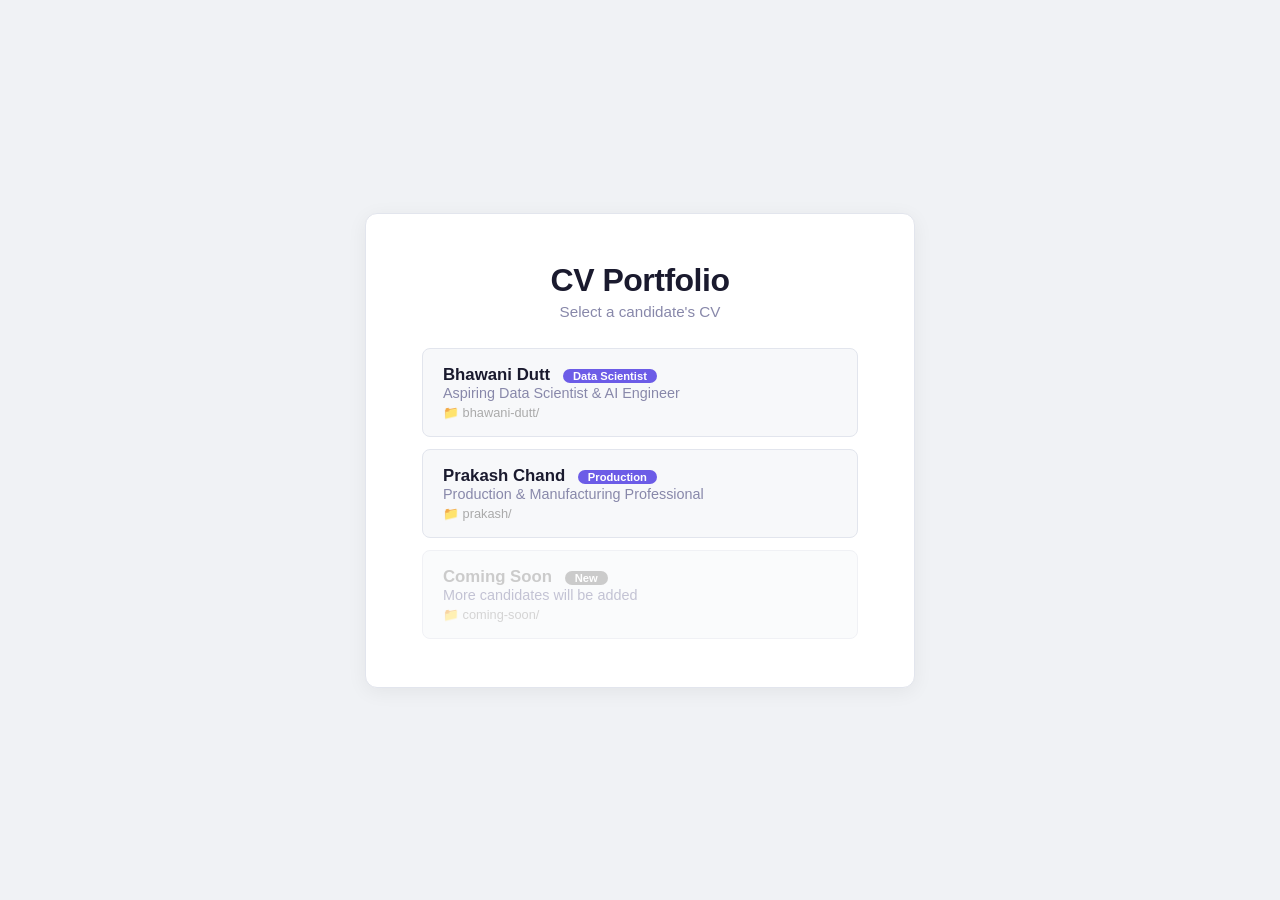
<file: index.html>
<!DOCTYPE html>
<html>
<head>
    <title>CV Portfolio</title>
    <style>
        * { margin: 0; padding: 0; box-sizing: border-box; }
        body {
            font-family: -apple-system, BlinkMacSystemFont, 'Segoe UI', Roboto, 'Helvetica Neue', Arial, sans-serif;
            min-height: 100vh;
            display: flex;
            align-items: center;
            justify-content: center;
            background: #f0f2f5;
            padding: 20px;
        }
        .container {
            background: #ffffff;
            padding: 48px 56px;
            border-radius: 12px;
            box-shadow: 0 4px 20px rgba(0, 0, 0, 0.06);
            border: 1px solid #e2e5ed;
            max-width: 550px;
            width: 100%;
        }
        h1 {
            font-size: 2rem;
            text-align: center;
            color: #1a1a2e;
            margin-bottom: 4px;
            font-weight: 700;
            letter-spacing: -0.5px;
        }
        .subtitle {
            text-align: center;
            color: #8888aa;
            margin-bottom: 28px;
            font-size: 0.95rem;
        }
        .cv-grid { display: grid; gap: 12px; }
        .cv-link {
            display: block;
            padding: 16px 20px;
            background: #f7f8fa;
            text-decoration: none;
            color: #1a1a2e;
            border: 1px solid #e2e5ed;
            border-radius: 8px;
            transition: all 0.3s ease;
        }
        .cv-link:hover {
            border-color: #6c5ce7;
            transform: translateX(6px);
            box-shadow: 0 4px 20px rgba(108, 92, 231, 0.08);
        }
        .cv-link .name {
            font-size: 1.05rem;
            font-weight: 600;
            color: #1a1a2e;
        }
        .cv-link .name .badge {
            display: inline-block;
            background: #6c5ce7;
            color: #ffffff;
            padding: 1px 10px;
            border-radius: 12px;
            font-size: 0.7rem;
            font-weight: 600;
            margin-left: 8px;
        }
        .cv-link .role {
            color: #8888aa;
            font-size: 0.9rem;
        }
        .cv-link .path {
            color: #aaaaaa;
            font-size: 0.8rem;
            margin-top: 4px;
        }
        .empty {
            opacity: 0.5;
            cursor: not-allowed;
        }
        .empty .name { color: #999999 !important; }
        .empty .badge { background: #999999 !important; }
    </style>
</head>
<body>
    <div class="container">
        <h1>CV Portfolio</h1>
        <p class="subtitle">Select a candidate's CV</p>
        <div class="cv-grid">
            <a href="bhawani-dutt/index.html" class="cv-link">
                <div class="name">Bhawani Dutt <span class="badge">Data Scientist</span></div>
                <div class="role">Aspiring Data Scientist & AI Engineer</div>
                <div class="path">📁 bhawani-dutt/</div>
            </a>
            <a href="prakash/index.html" class="cv-link">
                <div class="name">Prakash Chand <span class="badge">Production</span></div>
                <div class="role">Production & Manufacturing Professional</div>
                <div class="path">📁 prakash/</div>
            </a>
            <a href="#" class="cv-link empty">
                <div class="name">Coming Soon <span class="badge">New</span></div>
                <div class="role">More candidates will be added</div>
                <div class="path">📁 coming-soon/</div>
            </a>
        </div>
    </div>
</body>
</html>
</file>
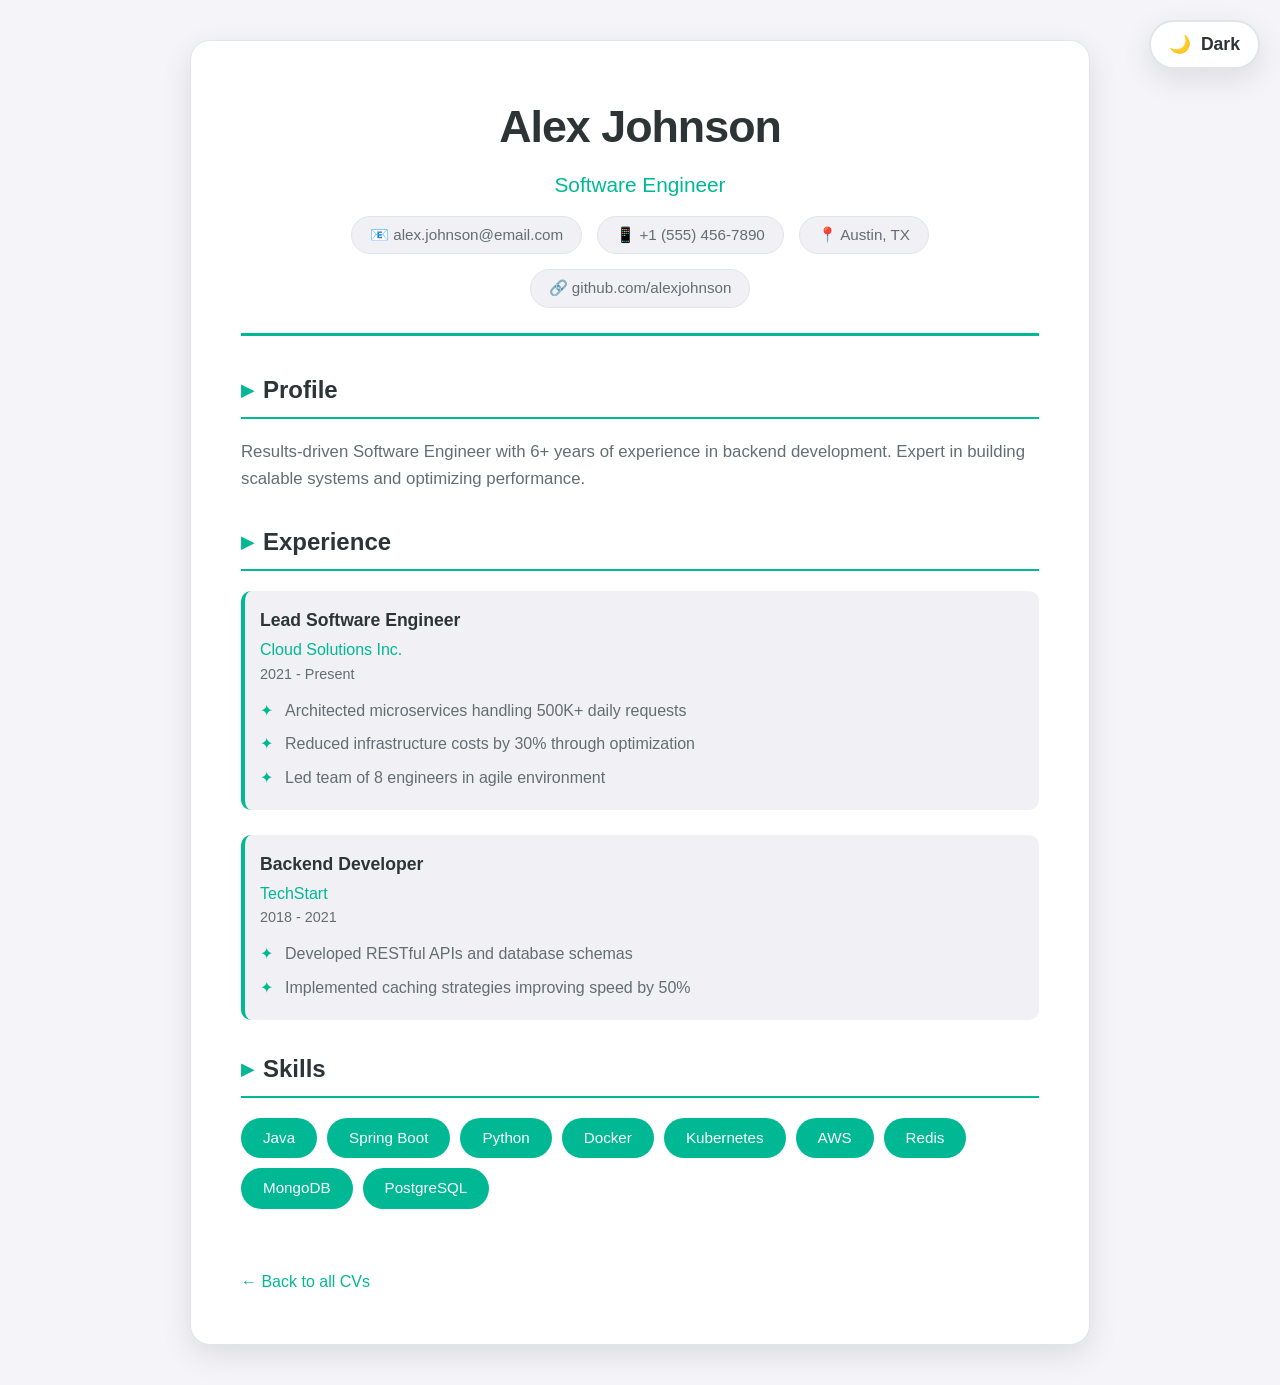
<file: alex/index.html>
<!DOCTYPE html>
<html lang="en" data-theme="light">
<head>
    <meta charset="UTF-8">
    <meta name="viewport" content="width=device-width, initial-scale=1.0">
    <title>Alex Johnson - CV</title>
    <style>
        /* Same styles but with green accent */
        :root {
            --bg-primary: #f4f4f9;
            --bg-card: #ffffff;
            --text-primary: #2d3436;
            --text-secondary: #636e72;
            --accent-color: #00b894;  /* Green for Alex */
            --border-color: #dfe6e9;
            --shadow: 0 10px 30px rgba(0,0,0,0.1);
            --hover-bg: #f0f0f5;
            --skill-bg: #00b894;
            --skill-text: #ffffff;
            --header-border: #00b894;
        }

        [data-theme="dark"] {
            --bg-primary: #0a0a0f;
            --bg-card: #1a1a2e;
            --text-primary: #e8e8f0;
            --text-secondary: #a0a0b8;
            --accent-color: #55efc4;
            --border-color: #2d2d44;
            --shadow: 0 10px 30px rgba(0,0,0,0.5);
            --hover-bg: #252540;
            --skill-bg: #55efc4;
            --skill-text: #1a1a2e;
            --header-border: #55efc4;
        }

        /* Copy all other styles - keeping it concise here */
        * { margin: 0; padding: 0; box-sizing: border-box; transition: all 0.3s ease; }
        body { font-family: 'Segoe UI', Tahoma, Geneva, Verdana, sans-serif; background: var(--bg-primary); color: var(--text-primary); min-height: 100vh; padding: 20px; line-height: 1.6; }
        .theme-toggle { position: fixed; top: 20px; right: 20px; background: var(--bg-card); color: var(--text-primary); border: 2px solid var(--border-color); padding: 12px 18px; border-radius: 50px; cursor: pointer; font-size: 1.1em; font-weight: 600; box-shadow: var(--shadow); z-index: 1000; display: flex; align-items: center; gap: 10px; }
        .theme-toggle:hover { transform: scale(1.05); border-color: var(--accent-color); }
        .container { max-width: 900px; margin: 20px auto; background: var(--bg-card); padding: 50px; border-radius: 20px; box-shadow: var(--shadow); border: 1px solid var(--border-color); }
        .header { text-align: center; border-bottom: 3px solid var(--header-border); padding-bottom: 25px; margin-bottom: 35px; }
        .header h1 { font-size: 2.8em; color: var(--text-primary); margin-bottom: 5px; letter-spacing: -1px; }
        .header .title { font-size: 1.3em; color: var(--accent-color); font-weight: 500; margin-bottom: 15px; }
        .contact { display: flex; justify-content: center; flex-wrap: wrap; gap: 15px; }
        .contact span { background: var(--hover-bg); padding: 6px 18px; border-radius: 20px; font-size: 0.95em; color: var(--text-secondary); border: 1px solid var(--border-color); }
        .section { margin: 30px 0; }
        .section h2 { color: var(--text-primary); border-bottom: 2px solid var(--accent-color); padding-bottom: 8px; margin-bottom: 20px; font-size: 1.5em; display: flex; align-items: center; gap: 10px; }
        .section h2::before { content: "▸"; color: var(--accent-color); }
        .item { margin-bottom: 25px; padding: 15px; border-radius: 10px; background: var(--hover-bg); border-left: 4px solid var(--accent-color); }
        .item h3 { color: var(--text-primary); font-size: 1.1em; margin-bottom: 3px; }
        .item .company { color: var(--accent-color); font-weight: 500; }
        .item .date { color: var(--text-secondary); font-size: 0.9em; margin-bottom: 8px; }
        .item ul { list-style: none; padding-left: 0; margin-top: 8px; }
        .item ul li { padding: 4px 0 4px 25px; position: relative; color: var(--text-secondary); }
        .item ul li::before { content: "✦"; color: var(--accent-color); position: absolute; left: 0; }
        .skills { display: flex; flex-wrap: wrap; gap: 10px; margin-top: 10px; }
        .skills span { background: var(--skill-bg); color: var(--skill-text); padding: 8px 22px; border-radius: 25px; font-size: 0.95em; font-weight: 500; transition: transform 0.2s ease; }
        .skills span:hover { transform: scale(1.05); }
        .back-link { display: inline-block; margin-top: 30px; color: var(--accent-color); text-decoration: none; font-weight: 500; }
        .back-link:hover { text-decoration: underline; }
        @media (max-width: 768px) { .container { padding: 25px; } .header h1 { font-size: 2em; } .contact { flex-direction: column; align-items: center; } .theme-toggle { top: 10px; right: 10px; padding: 8px 14px; font-size: 0.9em; } }
    </style>
</head>
<body>
    <button class="theme-toggle" id="themeToggle">
        <span id="themeIcon">🌙</span>
        <span id="themeLabel">Dark</span>
    </button>

    <div class="container">
        <div class="header">
            <h1>Alex Johnson</h1>
            <p class="title">Software Engineer</p>
            <div class="contact">
                <span>📧 alex.johnson@email.com</span>
                <span>📱 +1 (555) 456-7890</span>
                <span>📍 Austin, TX</span>
                <span>🔗 github.com/alexjohnson</span>
            </div>
        </div>

        <div class="section">
            <h2>Profile</h2>
            <p style="color: var(--text-secondary); font-size: 1.05em;">
                Results-driven Software Engineer with 6+ years of experience in backend development.
                Expert in building scalable systems and optimizing performance.
            </p>
        </div>

        <div class="section">
            <h2>Experience</h2>
            <div class="item">
                <h3>Lead Software Engineer</h3>
                <p class="company">Cloud Solutions Inc.</p>
                <p class="date">2021 - Present</p>
                <ul>
                    <li>Architected microservices handling 500K+ daily requests</li>
                    <li>Reduced infrastructure costs by 30% through optimization</li>
                    <li>Led team of 8 engineers in agile environment</li>
                </ul>
            </div>
            <div class="item">
                <h3>Backend Developer</h3>
                <p class="company">TechStart</p>
                <p class="date">2018 - 2021</p>
                <ul>
                    <li>Developed RESTful APIs and database schemas</li>
                    <li>Implemented caching strategies improving speed by 50%</li>
                </ul>
            </div>
        </div>

        <div class="section">
            <h2>Skills</h2>
            <div class="skills">
                <span>Java</span>
                <span>Spring Boot</span>
                <span>Python</span>
                <span>Docker</span>
                <span>Kubernetes</span>
                <span>AWS</span>
                <span>Redis</span>
                <span>MongoDB</span>
                <span>PostgreSQL</span>
            </div>
        </div>

        <a href="/" class="back-link">← Back to all CVs</a>
    </div>

    <script>
        const themeToggle = document.getElementById('themeToggle');
        const themeIcon = document.getElementById('themeIcon');
        const themeLabel = document.getElementById('themeLabel');
        const htmlElement = document.documentElement;

        const savedTheme = localStorage.getItem('theme');
        if (savedTheme) {
            htmlElement.setAttribute('data-theme', savedTheme);
            updateButton(savedTheme);
        }

        themeToggle.addEventListener('click', () => {
            const currentTheme = htmlElement.getAttribute('data-theme');
            const newTheme = currentTheme === 'light' ? 'dark' : 'light';
            htmlElement.setAttribute('data-theme', newTheme);
            localStorage.setItem('theme', newTheme);
            updateButton(newTheme);
        });

        function updateButton(theme) {
            if (theme === 'dark') {
                themeIcon.textContent = '☀️';
                themeLabel.textContent = 'Light';
            } else {
                themeIcon.textContent = '🌙';
                themeLabel.textContent = 'Dark';
            }
        }
    </script>
</body>
</html>
</file>
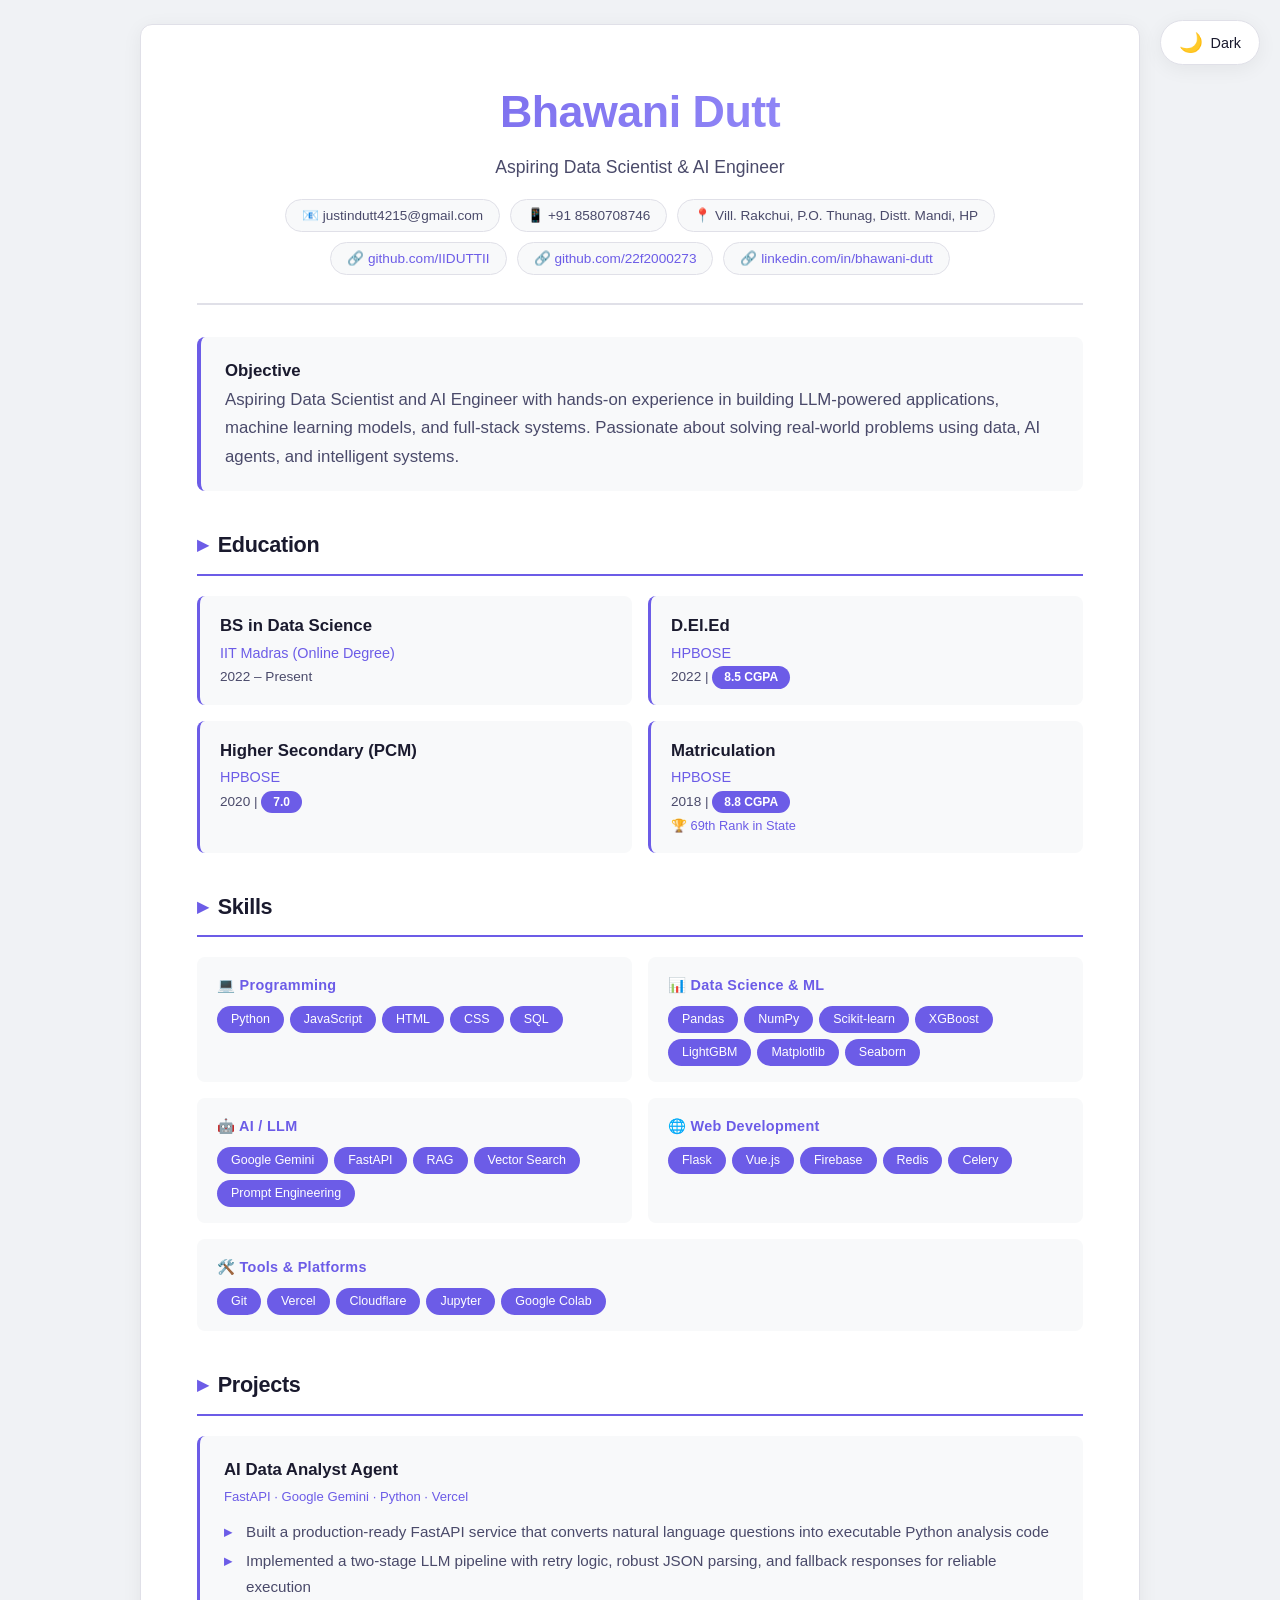
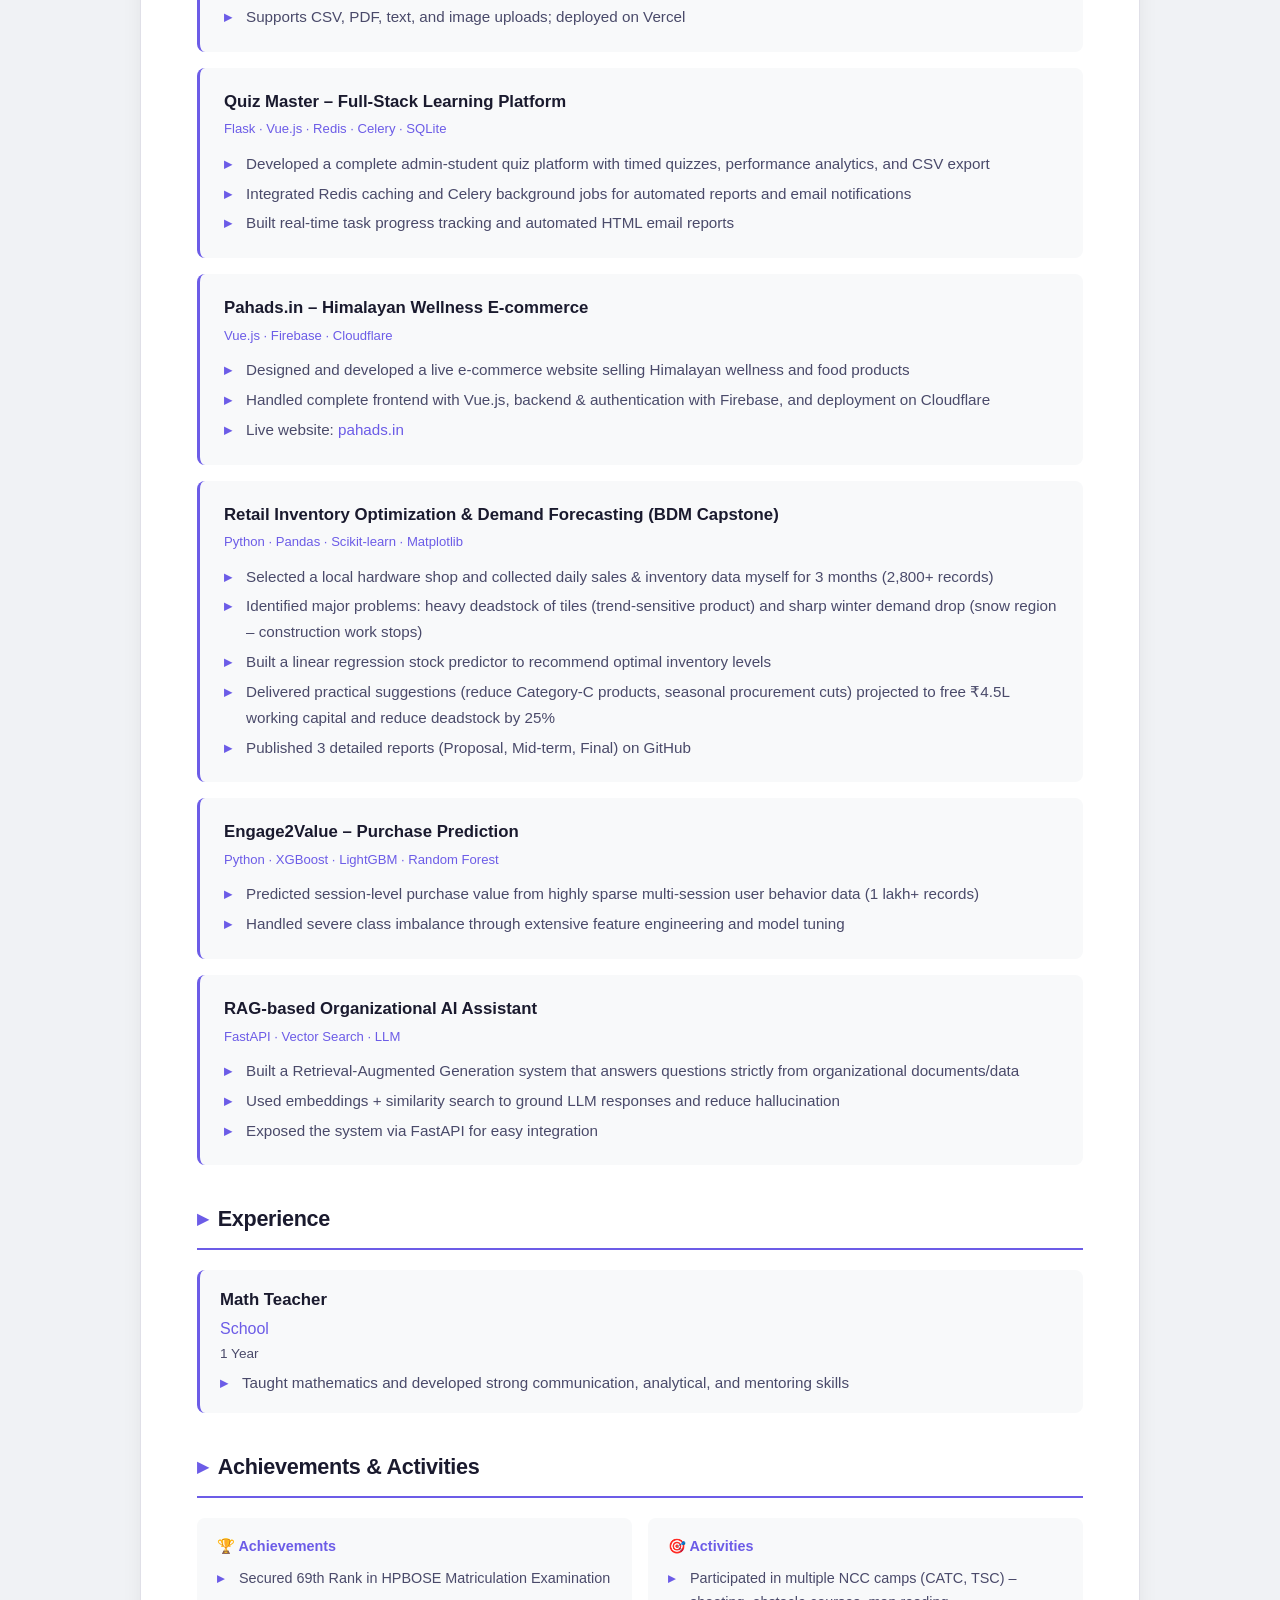
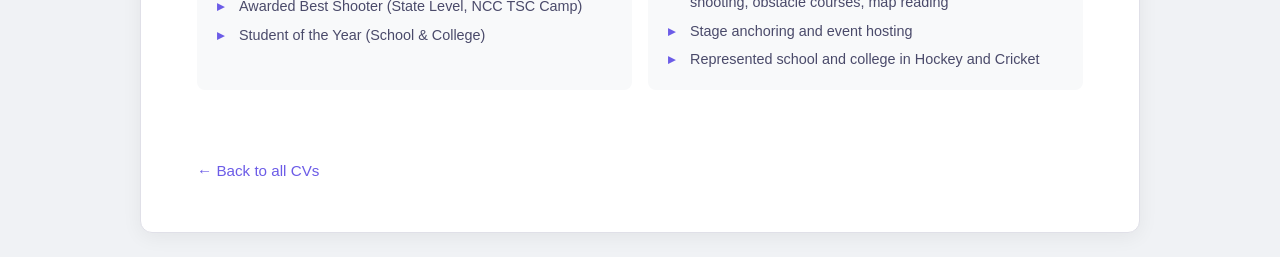
<file: bhawani-dutt/index.html>
<!DOCTYPE html>
<html lang="en" data-theme="light">
<head>
    <meta charset="UTF-8">
    <meta name="viewport" content="width=device-width, initial-scale=1.0">
    <title>Bhawani Dutt - CV</title>
    <link rel="stylesheet" href="../style.css">
</head>
<body>
    <!-- Theme Toggle -->
    <button class="theme-toggle" id="themeToggle">
        <span class="icon" id="themeIcon">🌙</span>
        <span id="themeLabel">Dark</span>
    </button>

    <div class="container">
        <!-- Header -->
        <div class="header">
            <h1>Bhawani Dutt</h1>
            <p class="subtitle">Aspiring Data Scientist &amp; AI Engineer</p>
            <div class="contact">
                <span>📧 justindutt4215@gmail.com</span>
                <span>📱 +91 8580708746</span>
                <span>📍 Vill. Rakchui, P.O. Thunag, Distt. Mandi, HP</span>
                <span>🔗 <a href="https://github.com/IIDUTTII" target="_blank">github.com/IIDUTTII</a></span>
                <span>🔗 <a href="https://github.com/22f2000273" target="_blank">github.com/22f2000273</a></span>
                <span>🔗 <a href="https://www.linkedin.com/in/bhawani-dutt-0b39b0196" target="_blank">linkedin.com/in/bhawani-dutt</a></span>
            </div>
        </div>

        <!-- Objective -->
        <div class="objective">
            <strong>Objective</strong><br>
            Aspiring Data Scientist and AI Engineer with hands-on experience in building LLM-powered applications,
            machine learning models, and full-stack systems. Passionate about solving real-world problems using data,
            AI agents, and intelligent systems.
        </div>

        <!-- Education -->
        <div class="section">
            <h2 class="section-title">Education</h2>
            <div class="edu-grid">
                <div class="edu-item">
                    <h3>BS in Data Science</h3>
                    <div class="institute">IIT Madras (Online Degree)</div>
                    <div class="year">2022 – Present</div>
                </div>
                <div class="edu-item">
                    <h3>D.El.Ed</h3>
                    <div class="institute">HPBOSE</div>
                    <div class="year">2022 | <span class="grade">8.5 CGPA</span></div>
                </div>
                <div class="edu-item">
                    <h3>Higher Secondary (PCM)</h3>
                    <div class="institute">HPBOSE</div>
                    <div class="year">2020 | <span class="grade">7.0</span></div>
                </div>
                <div class="edu-item">
                    <h3>Matriculation</h3>
                    <div class="institute">HPBOSE</div>
                    <div class="year">2018 | <span class="grade">8.8 CGPA</span></div>
                    <div class="rank">🏆 69th Rank in State</div>
                </div>
            </div>
        </div>

        <!-- Skills -->
        <div class="section">
            <h2 class="section-title">Skills</h2>
            <div class="skills-grid">
                <div class="skill-category">
                    <h4>💻 Programming</h4>
                    <div class="skill-tags">
                        <span>Python</span>
                        <span>JavaScript</span>
                        <span>HTML</span>
                        <span>CSS</span>
                        <span>SQL</span>
                    </div>
                </div>
                <div class="skill-category">
                    <h4>📊 Data Science &amp; ML</h4>
                    <div class="skill-tags">
                        <span>Pandas</span>
                        <span>NumPy</span>
                        <span>Scikit-learn</span>
                        <span>XGBoost</span>
                        <span>LightGBM</span>
                        <span>Matplotlib</span>
                        <span>Seaborn</span>
                    </div>
                </div>
                <div class="skill-category">
                    <h4>🤖 AI / LLM</h4>
                    <div class="skill-tags">
                        <span>Google Gemini</span>
                        <span>FastAPI</span>
                        <span>RAG</span>
                        <span>Vector Search</span>
                        <span>Prompt Engineering</span>
                    </div>
                </div>
                <div class="skill-category">
                    <h4>🌐 Web Development</h4>
                    <div class="skill-tags">
                        <span>Flask</span>
                        <span>Vue.js</span>
                        <span>Firebase</span>
                        <span>Redis</span>
                        <span>Celery</span>
                    </div>
                </div>
                <div class="skill-category" style="grid-column: 1 / -1;">
                    <h4>🛠️ Tools &amp; Platforms</h4>
                    <div class="skill-tags">
                        <span>Git</span>
                        <span>Vercel</span>
                        <span>Cloudflare</span>
                        <span>Jupyter</span>
                        <span>Google Colab</span>
                    </div>
                </div>
            </div>
        </div>

        <!-- Projects -->
        <div class="section">
            <h2 class="section-title">Projects</h2>

            <div class="project">
                <h3>AI Data Analyst Agent</h3>
                <div class="tech">FastAPI · Google Gemini · Python · Vercel</div>
                <ul>
                    <li>Built a production-ready FastAPI service that converts natural language questions into executable Python analysis code</li>
                    <li>Implemented a two-stage LLM pipeline with retry logic, robust JSON parsing, and fallback responses for reliable execution</li>
                    <li>Supports CSV, PDF, text, and image uploads; deployed on Vercel</li>
                </ul>
            </div>

            <div class="project">
                <h3>Quiz Master – Full-Stack Learning Platform</h3>
                <div class="tech">Flask · Vue.js · Redis · Celery · SQLite</div>
                <ul>
                    <li>Developed a complete admin-student quiz platform with timed quizzes, performance analytics, and CSV export</li>
                    <li>Integrated Redis caching and Celery background jobs for automated reports and email notifications</li>
                    <li>Built real-time task progress tracking and automated HTML email reports</li>
                </ul>
            </div>

            <div class="project">
                <h3>Pahads.in – Himalayan Wellness E-commerce</h3>
                <div class="tech">Vue.js · Firebase · Cloudflare</div>
                <ul>
                    <li>Designed and developed a live e-commerce website selling Himalayan wellness and food products</li>
                    <li>Handled complete frontend with Vue.js, backend &amp; authentication with Firebase, and deployment on Cloudflare</li>
                    <li>Live website: <a href="https://pahads.in" target="_blank">pahads.in</a></li>
                </ul>
            </div>

            <div class="project">
                <h3>Retail Inventory Optimization &amp; Demand Forecasting (BDM Capstone)</h3>
                <div class="tech">Python · Pandas · Scikit-learn · Matplotlib</div>
                <ul>
                    <li>Selected a local hardware shop and collected daily sales &amp; inventory data myself for 3 months (2,800+ records)</li>
                    <li>Identified major problems: heavy deadstock of tiles (trend-sensitive product) and sharp winter demand drop (snow region – construction work stops)</li>
                    <li>Built a linear regression stock predictor to recommend optimal inventory levels</li>
                    <li>Delivered practical suggestions (reduce Category-C products, seasonal procurement cuts) projected to free ₹4.5L working capital and reduce deadstock by 25%</li>
                    <li>Published 3 detailed reports (Proposal, Mid-term, Final) on GitHub</li>
                </ul>
            </div>

            <div class="project">
                <h3>Engage2Value – Purchase Prediction</h3>
                <div class="tech">Python · XGBoost · LightGBM · Random Forest</div>
                <ul>
                    <li>Predicted session-level purchase value from highly sparse multi-session user behavior data (1 lakh+ records)</li>
                    <li>Handled severe class imbalance through extensive feature engineering and model tuning</li>
                </ul>
            </div>

            <div class="project">
                <h3>RAG-based Organizational AI Assistant</h3>
                <div class="tech">FastAPI · Vector Search · LLM</div>
                <ul>
                    <li>Built a Retrieval-Augmented Generation system that answers questions strictly from organizational documents/data</li>
                    <li>Used embeddings + similarity search to ground LLM responses and reduce hallucination</li>
                    <li>Exposed the system via FastAPI for easy integration</li>
                </ul>
            </div>
        </div>

        <!-- Experience -->
        <div class="section">
            <h2 class="section-title">Experience</h2>
            <div class="exp-item">
                <h3>Math Teacher</h3>
                <div class="org">School</div>
                <div class="duration">1 Year</div>
                <ul>
                    <li>Taught mathematics and developed strong communication, analytical, and mentoring skills</li>
                </ul>
            </div>
        </div>

        <!-- Achievements & Activities -->
        <div class="section">
            <h2 class="section-title">Achievements &amp; Activities</h2>
            <div class="achieve-grid">
                <div class="achieve-item">
                    <h4>🏆 Achievements</h4>
                    <ul>
                        <li>Secured 69th Rank in HPBOSE Matriculation Examination</li>
                        <li>Awarded Best Shooter (State Level, NCC TSC Camp)</li>
                        <li>Student of the Year (School &amp; College)</li>
                    </ul>
                </div>
                <div class="achieve-item">
                    <h4>🎯 Activities</h4>
                    <ul>
                        <li>Participated in multiple NCC camps (CATC, TSC) – shooting, obstacle courses, map reading</li>
                        <li>Stage anchoring and event hosting</li>
                        <li>Represented school and college in Hockey and Cricket</li>
                    </ul>
                </div>
            </div>
        </div>

        <a href="../index.html" class="back-link">← Back to all CVs</a>
    </div>

    <!-- JavaScript -->
    <script>
        const themeToggle = document.getElementById('themeToggle');
        const themeIcon = document.getElementById('themeIcon');
        const themeLabel = document.getElementById('themeLabel');
        const htmlElement = document.documentElement;

        const savedTheme = localStorage.getItem('theme');
        if (savedTheme) {
            htmlElement.setAttribute('data-theme', savedTheme);
            updateButton(savedTheme);
        }

        themeToggle.addEventListener('click', () => {
            const currentTheme = htmlElement.getAttribute('data-theme');
            const newTheme = currentTheme === 'light' ? 'dark' : 'light';
            htmlElement.setAttribute('data-theme', newTheme);
            localStorage.setItem('theme', newTheme);
            updateButton(newTheme);
        });

        function updateButton(theme) {
            if (theme === 'dark') {
                themeIcon.textContent = '☀️';
                themeLabel.textContent = 'Light';
            } else {
                themeIcon.textContent = '🌙';
                themeLabel.textContent = 'Dark';
            }
        }
    </script>
</body>
</html>
</file>
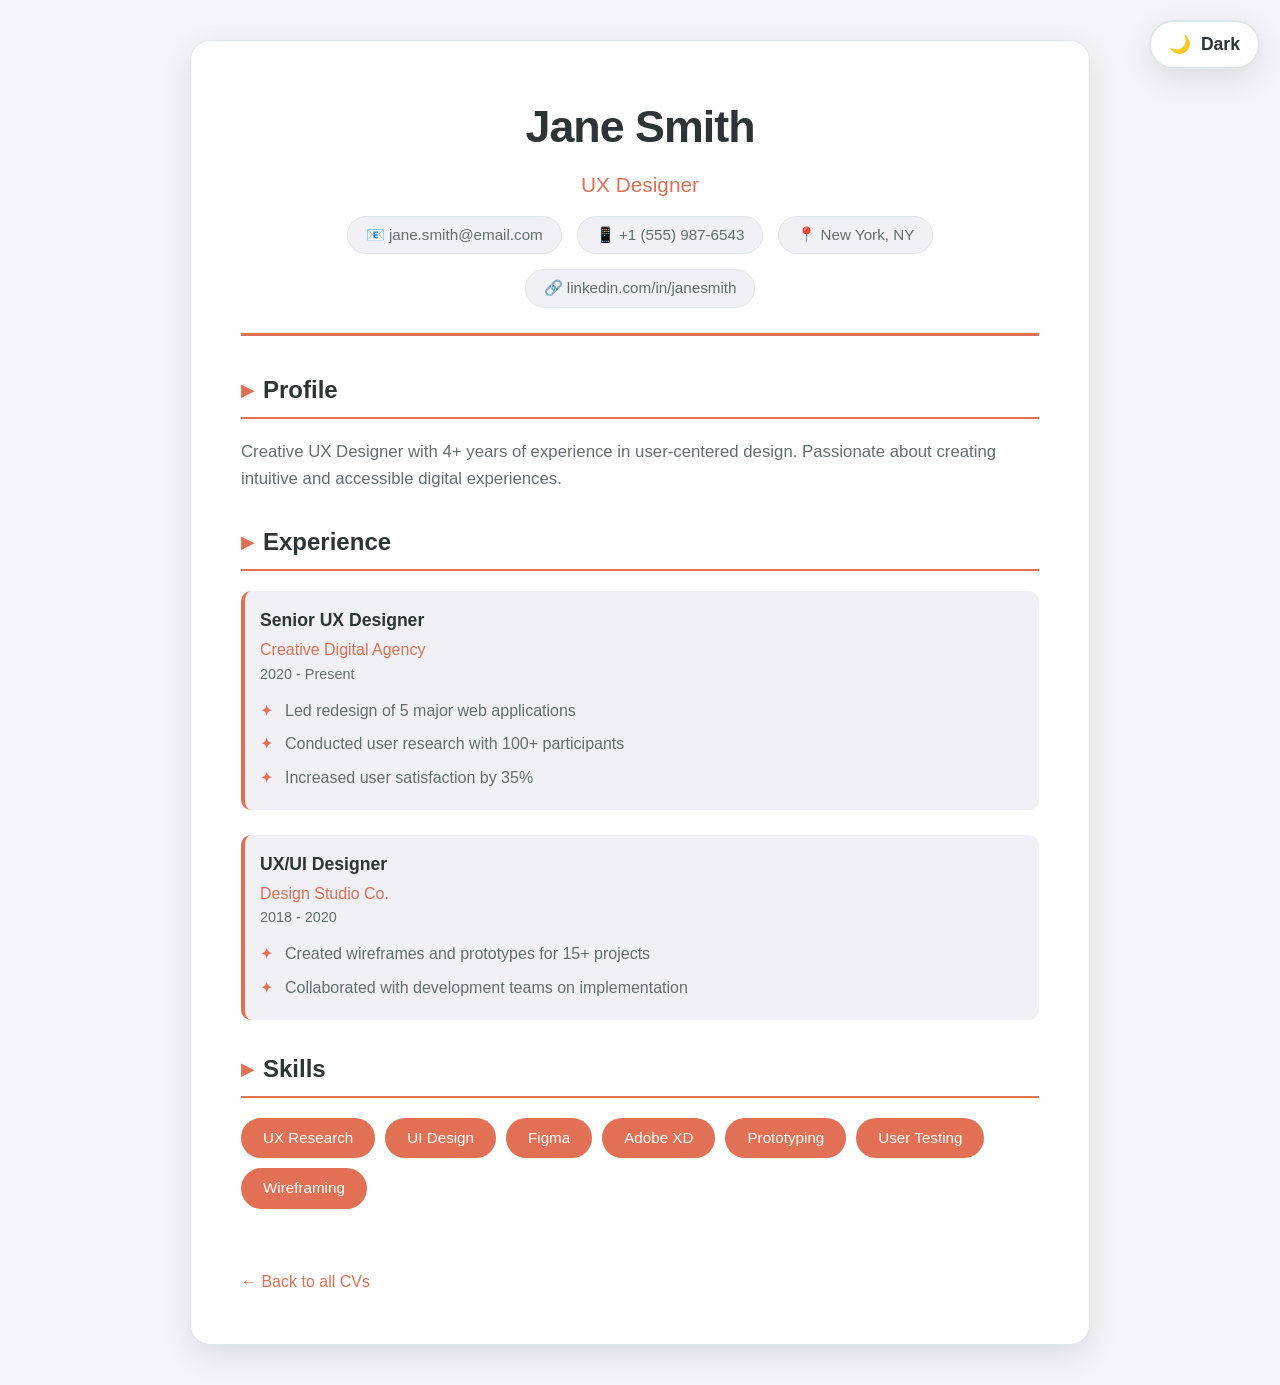
<file: jane/index.html>
<!DOCTYPE html>
<html lang="en" data-theme="light">
<head>
    <meta charset="UTF-8">
    <meta name="viewport" content="width=device-width, initial-scale=1.0">
    <title>Jane Smith - CV</title>
    <style>
        /* Same styles as John's but with different accent color */
        :root {
            --bg-primary: #f4f4f9;
            --bg-card: #ffffff;
            --text-primary: #2d3436;
            --text-secondary: #636e72;
            --accent-color: #e17055;  /* Different color for Jane */
            --border-color: #dfe6e9;
            --shadow: 0 10px 30px rgba(0,0,0,0.1);
            --hover-bg: #f0f0f5;
            --skill-bg: #e17055;
            --skill-text: #ffffff;
            --header-border: #e17055;
        }

        [data-theme="dark"] {
            --bg-primary: #0a0a0f;
            --bg-card: #1a1a2e;
            --text-primary: #e8e8f0;
            --text-secondary: #a0a0b8;
            --accent-color: #fd79a8;
            --border-color: #2d2d44;
            --shadow: 0 10px 30px rgba(0,0,0,0.5);
            --hover-bg: #252540;
            --skill-bg: #fd79a8;
            --skill-text: #1a1a2e;
            --header-border: #fd79a8;
        }

        /* Copy all other styles from John's CV here */
        * {
            margin: 0;
            padding: 0;
            box-sizing: border-box;
            transition: background-color 0.3s ease, color 0.3s ease, border-color 0.3s ease;
        }

        body {
            font-family: 'Segoe UI', Tahoma, Geneva, Verdana, sans-serif;
            background: var(--bg-primary);
            color: var(--text-primary);
            min-height: 100vh;
            padding: 20px;
            line-height: 1.6;
        }

        .theme-toggle {
            position: fixed;
            top: 20px;
            right: 20px;
            background: var(--bg-card);
            color: var(--text-primary);
            border: 2px solid var(--border-color);
            padding: 12px 18px;
            border-radius: 50px;
            cursor: pointer;
            font-size: 1.1em;
            font-weight: 600;
            box-shadow: var(--shadow);
            z-index: 1000;
            display: flex;
            align-items: center;
            gap: 10px;
            transition: all 0.3s ease;
        }

        .theme-toggle:hover {
            transform: scale(1.05);
            border-color: var(--accent-color);
        }

        .container {
            max-width: 900px;
            margin: 20px auto;
            background: var(--bg-card);
            padding: 50px;
            border-radius: 20px;
            box-shadow: var(--shadow);
            border: 1px solid var(--border-color);
        }

        .header {
            text-align: center;
            border-bottom: 3px solid var(--header-border);
            padding-bottom: 25px;
            margin-bottom: 35px;
        }

        .header h1 {
            font-size: 2.8em;
            color: var(--text-primary);
            margin-bottom: 5px;
            letter-spacing: -1px;
        }

        .header .title {
            font-size: 1.3em;
            color: var(--accent-color);
            font-weight: 500;
            margin-bottom: 15px;
        }

        .contact {
            display: flex;
            justify-content: center;
            flex-wrap: wrap;
            gap: 15px;
        }

        .contact span {
            background: var(--hover-bg);
            padding: 6px 18px;
            border-radius: 20px;
            font-size: 0.95em;
            color: var(--text-secondary);
            border: 1px solid var(--border-color);
        }

        .section {
            margin: 30px 0;
        }

        .section h2 {
            color: var(--text-primary);
            border-bottom: 2px solid var(--accent-color);
            padding-bottom: 8px;
            margin-bottom: 20px;
            font-size: 1.5em;
            display: flex;
            align-items: center;
            gap: 10px;
        }

        .section h2::before {
            content: "▸";
            color: var(--accent-color);
        }

        .item {
            margin-bottom: 25px;
            padding: 15px;
            border-radius: 10px;
            background: var(--hover-bg);
            border-left: 4px solid var(--accent-color);
        }

        .item h3 {
            color: var(--text-primary);
            font-size: 1.1em;
            margin-bottom: 3px;
        }

        .item .company {
            color: var(--accent-color);
            font-weight: 500;
        }

        .item .date {
            color: var(--text-secondary);
            font-size: 0.9em;
            margin-bottom: 8px;
        }

        .item ul {
            list-style: none;
            padding-left: 0;
            margin-top: 8px;
        }

        .item ul li {
            padding: 4px 0 4px 25px;
            position: relative;
            color: var(--text-secondary);
        }

        .item ul li::before {
            content: "✦";
            color: var(--accent-color);
            position: absolute;
            left: 0;
        }

        .skills {
            display: flex;
            flex-wrap: wrap;
            gap: 10px;
            margin-top: 10px;
        }

        .skills span {
            background: var(--skill-bg);
            color: var(--skill-text);
            padding: 8px 22px;
            border-radius: 25px;
            font-size: 0.95em;
            font-weight: 500;
            transition: transform 0.2s ease;
        }

        .skills span:hover {
            transform: scale(1.05);
        }

        .back-link {
            display: inline-block;
            margin-top: 30px;
            color: var(--accent-color);
            text-decoration: none;
            font-weight: 500;
        }

        .back-link:hover {
            text-decoration: underline;
        }

        @media (max-width: 768px) {
            .container { padding: 25px; }
            .header h1 { font-size: 2em; }
            .contact { flex-direction: column; align-items: center; }
            .theme-toggle { top: 10px; right: 10px; padding: 8px 14px; font-size: 0.9em; }
        }
    </style>
</head>
<body>
    <button class="theme-toggle" id="themeToggle">
        <span id="themeIcon">🌙</span>
        <span id="themeLabel">Dark</span>
    </button>

    <div class="container">
        <div class="header">
            <h1>Jane Smith</h1>
            <p class="title">UX Designer</p>
            <div class="contact">
                <span>📧 jane.smith@email.com</span>
                <span>📱 +1 (555) 987-6543</span>
                <span>📍 New York, NY</span>
                <span>🔗 linkedin.com/in/janesmith</span>
            </div>
        </div>

        <div class="section">
            <h2>Profile</h2>
            <p style="color: var(--text-secondary); font-size: 1.05em;">
                Creative UX Designer with 4+ years of experience in user-centered design.
                Passionate about creating intuitive and accessible digital experiences.
            </p>
        </div>

        <div class="section">
            <h2>Experience</h2>
            <div class="item">
                <h3>Senior UX Designer</h3>
                <p class="company">Creative Digital Agency</p>
                <p class="date">2020 - Present</p>
                <ul>
                    <li>Led redesign of 5 major web applications</li>
                    <li>Conducted user research with 100+ participants</li>
                    <li>Increased user satisfaction by 35%</li>
                </ul>
            </div>
            <div class="item">
                <h3>UX/UI Designer</h3>
                <p class="company">Design Studio Co.</p>
                <p class="date">2018 - 2020</p>
                <ul>
                    <li>Created wireframes and prototypes for 15+ projects</li>
                    <li>Collaborated with development teams on implementation</li>
                </ul>
            </div>
        </div>

        <div class="section">
            <h2>Skills</h2>
            <div class="skills">
                <span>UX Research</span>
                <span>UI Design</span>
                <span>Figma</span>
                <span>Adobe XD</span>
                <span>Prototyping</span>
                <span>User Testing</span>
                <span>Wireframing</span>
            </div>
        </div>

        <a href="/" class="back-link">← Back to all CVs</a>
    </div>

    <script>
        const themeToggle = document.getElementById('themeToggle');
        const themeIcon = document.getElementById('themeIcon');
        const themeLabel = document.getElementById('themeLabel');
        const htmlElement = document.documentElement;

        const savedTheme = localStorage.getItem('theme');
        if (savedTheme) {
            htmlElement.setAttribute('data-theme', savedTheme);
            updateButton(savedTheme);
        }

        themeToggle.addEventListener('click', () => {
            const currentTheme = htmlElement.getAttribute('data-theme');
            const newTheme = currentTheme === 'light' ? 'dark' : 'light';
            htmlElement.setAttribute('data-theme', newTheme);
            localStorage.setItem('theme', newTheme);
            updateButton(newTheme);
        });

        function updateButton(theme) {
            if (theme === 'dark') {
                themeIcon.textContent = '☀️';
                themeLabel.textContent = 'Light';
            } else {
                themeIcon.textContent = '🌙';
                themeLabel.textContent = 'Dark';
            }
        }
    </script>
</body>
</html>
</file>
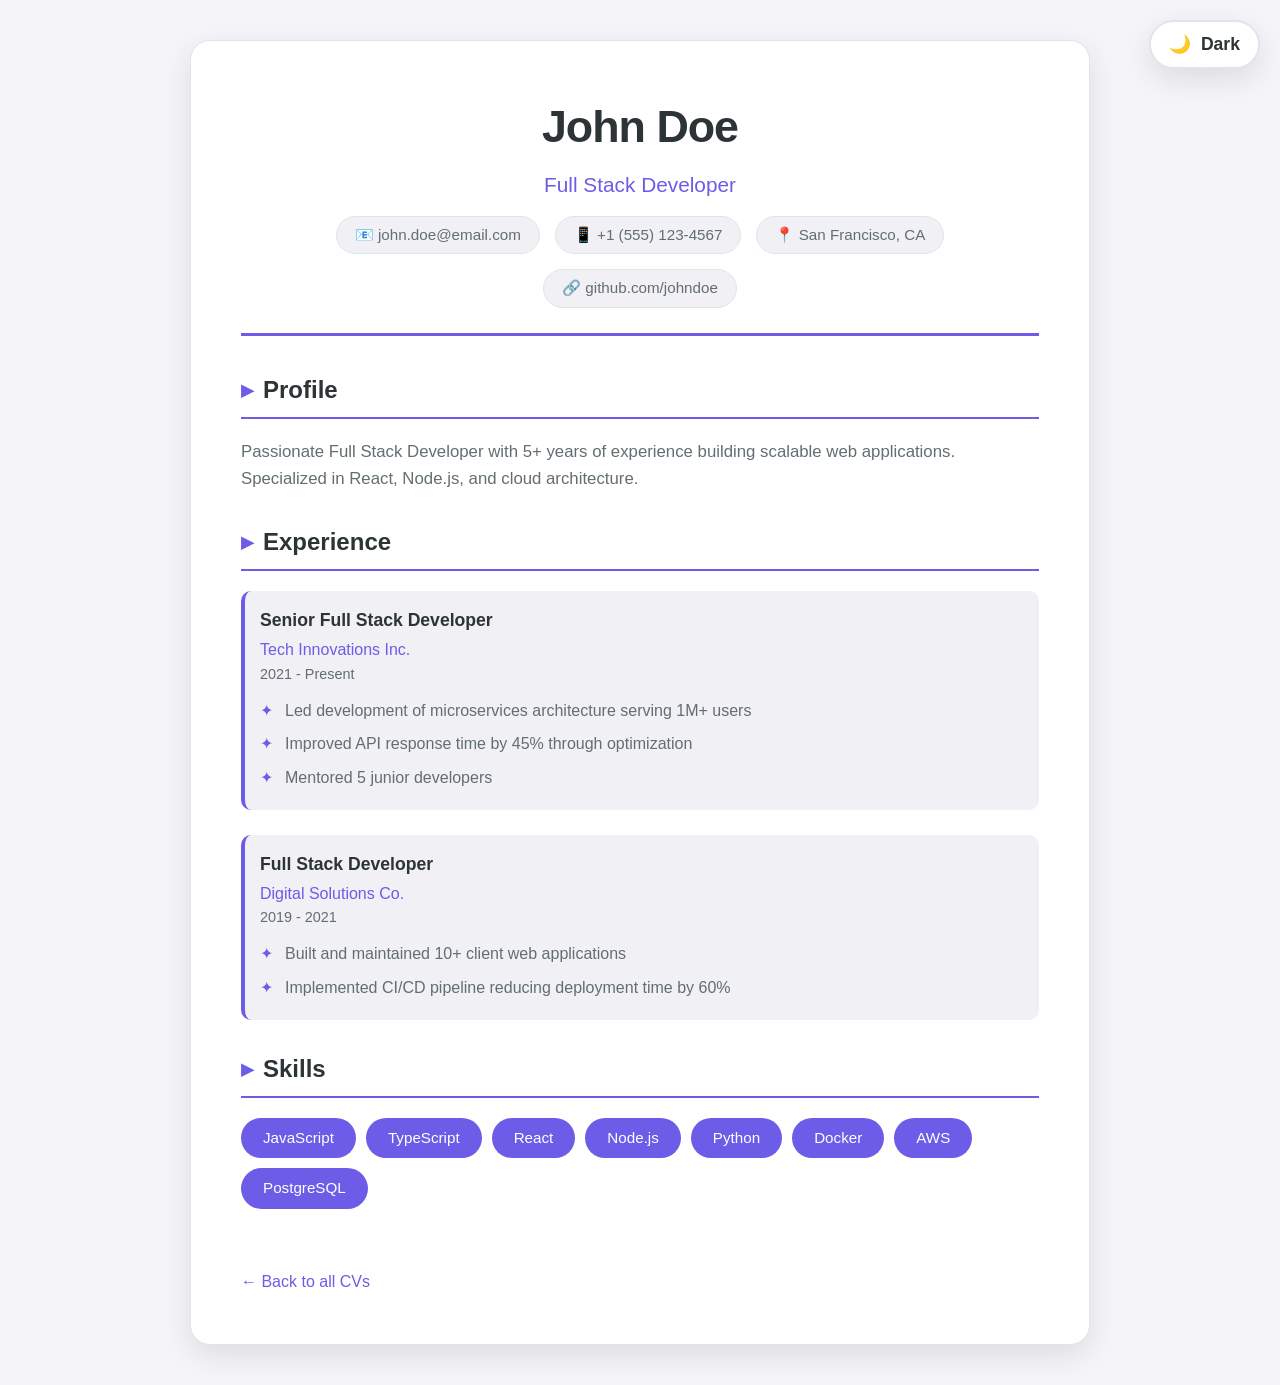
<file: john/index.html>
<!DOCTYPE html>
<html lang="en" data-theme="light">
<head>
    <meta charset="UTF-8">
    <meta name="viewport" content="width=device-width, initial-scale=1.0">
    <title>John Doe - CV</title>
    <style>
        /* ===== CSS Variables for Themes ===== */
        :root {
            --bg-primary: #f4f4f9;
            --bg-card: #ffffff;
            --text-primary: #2d3436;
            --text-secondary: #636e72;
            --accent-color: #6c5ce7;
            --border-color: #dfe6e9;
            --shadow: 0 10px 30px rgba(0,0,0,0.1);
            --hover-bg: #f0f0f5;
            --skill-bg: #6c5ce7;
            --skill-text: #ffffff;
            --header-border: #6c5ce7;
        }

        [data-theme="dark"] {
            --bg-primary: #0a0a0f;
            --bg-card: #1a1a2e;
            --text-primary: #e8e8f0;
            --text-secondary: #a0a0b8;
            --accent-color: #a29bfe;
            --border-color: #2d2d44;
            --shadow: 0 10px 30px rgba(0,0,0,0.5);
            --hover-bg: #252540;
            --skill-bg: #a29bfe;
            --skill-text: #1a1a2e;
            --header-border: #a29bfe;
        }

        * {
            margin: 0;
            padding: 0;
            box-sizing: border-box;
            transition: background-color 0.3s ease, color 0.3s ease, border-color 0.3s ease;
        }

        body {
            font-family: 'Segoe UI', Tahoma, Geneva, Verdana, sans-serif;
            background: var(--bg-primary);
            color: var(--text-primary);
            min-height: 100vh;
            padding: 20px;
            line-height: 1.6;
        }

        .theme-toggle {
            position: fixed;
            top: 20px;
            right: 20px;
            background: var(--bg-card);
            color: var(--text-primary);
            border: 2px solid var(--border-color);
            padding: 12px 18px;
            border-radius: 50px;
            cursor: pointer;
            font-size: 1.1em;
            font-weight: 600;
            box-shadow: var(--shadow);
            z-index: 1000;
            display: flex;
            align-items: center;
            gap: 10px;
            transition: all 0.3s ease;
        }

        .theme-toggle:hover {
            transform: scale(1.05);
            border-color: var(--accent-color);
        }

        .container {
            max-width: 900px;
            margin: 20px auto;
            background: var(--bg-card);
            padding: 50px;
            border-radius: 20px;
            box-shadow: var(--shadow);
            border: 1px solid var(--border-color);
        }

        .header {
            text-align: center;
            border-bottom: 3px solid var(--header-border);
            padding-bottom: 25px;
            margin-bottom: 35px;
        }

        .header h1 {
            font-size: 2.8em;
            color: var(--text-primary);
            margin-bottom: 5px;
            letter-spacing: -1px;
        }

        .header .title {
            font-size: 1.3em;
            color: var(--accent-color);
            font-weight: 500;
            margin-bottom: 15px;
        }

        .contact {
            display: flex;
            justify-content: center;
            flex-wrap: wrap;
            gap: 15px;
        }

        .contact span {
            background: var(--hover-bg);
            padding: 6px 18px;
            border-radius: 20px;
            font-size: 0.95em;
            color: var(--text-secondary);
            border: 1px solid var(--border-color);
        }

        .section {
            margin: 30px 0;
        }

        .section h2 {
            color: var(--text-primary);
            border-bottom: 2px solid var(--accent-color);
            padding-bottom: 8px;
            margin-bottom: 20px;
            font-size: 1.5em;
            display: flex;
            align-items: center;
            gap: 10px;
        }

        .section h2::before {
            content: "▸";
            color: var(--accent-color);
        }

        .item {
            margin-bottom: 25px;
            padding: 15px;
            border-radius: 10px;
            background: var(--hover-bg);
            border-left: 4px solid var(--accent-color);
        }

        .item h3 {
            color: var(--text-primary);
            font-size: 1.1em;
            margin-bottom: 3px;
        }

        .item .company {
            color: var(--accent-color);
            font-weight: 500;
        }

        .item .date {
            color: var(--text-secondary);
            font-size: 0.9em;
            margin-bottom: 8px;
        }

        .item ul {
            list-style: none;
            padding-left: 0;
            margin-top: 8px;
        }

        .item ul li {
            padding: 4px 0 4px 25px;
            position: relative;
            color: var(--text-secondary);
        }

        .item ul li::before {
            content: "✦";
            color: var(--accent-color);
            position: absolute;
            left: 0;
        }

        .skills {
            display: flex;
            flex-wrap: wrap;
            gap: 10px;
            margin-top: 10px;
        }

        .skills span {
            background: var(--skill-bg);
            color: var(--skill-text);
            padding: 8px 22px;
            border-radius: 25px;
            font-size: 0.95em;
            font-weight: 500;
            transition: transform 0.2s ease;
        }

        .skills span:hover {
            transform: scale(1.05);
        }

        .back-link {
            display: inline-block;
            margin-top: 30px;
            color: var(--accent-color);
            text-decoration: none;
            font-weight: 500;
        }

        .back-link:hover {
            text-decoration: underline;
        }

        @media (max-width: 768px) {
            .container { padding: 25px; }
            .header h1 { font-size: 2em; }
            .contact { flex-direction: column; align-items: center; }
            .theme-toggle { top: 10px; right: 10px; padding: 8px 14px; font-size: 0.9em; }
        }
    </style>
</head>
<body>
    <button class="theme-toggle" id="themeToggle">
        <span id="themeIcon">🌙</span>
        <span id="themeLabel">Dark</span>
    </button>

    <div class="container">
        <div class="header">
            <h1>John Doe</h1>
            <p class="title">Full Stack Developer</p>
            <div class="contact">
                <span>📧 john.doe@email.com</span>
                <span>📱 +1 (555) 123-4567</span>
                <span>📍 San Francisco, CA</span>
                <span>🔗 github.com/johndoe</span>
            </div>
        </div>

        <div class="section">
            <h2>Profile</h2>
            <p style="color: var(--text-secondary); font-size: 1.05em;">
                Passionate Full Stack Developer with 5+ years of experience building scalable web applications.
                Specialized in React, Node.js, and cloud architecture.
            </p>
        </div>

        <div class="section">
            <h2>Experience</h2>
            <div class="item">
                <h3>Senior Full Stack Developer</h3>
                <p class="company">Tech Innovations Inc.</p>
                <p class="date">2021 - Present</p>
                <ul>
                    <li>Led development of microservices architecture serving 1M+ users</li>
                    <li>Improved API response time by 45% through optimization</li>
                    <li>Mentored 5 junior developers</li>
                </ul>
            </div>
            <div class="item">
                <h3>Full Stack Developer</h3>
                <p class="company">Digital Solutions Co.</p>
                <p class="date">2019 - 2021</p>
                <ul>
                    <li>Built and maintained 10+ client web applications</li>
                    <li>Implemented CI/CD pipeline reducing deployment time by 60%</li>
                </ul>
            </div>
        </div>

        <div class="section">
            <h2>Skills</h2>
            <div class="skills">
                <span>JavaScript</span>
                <span>TypeScript</span>
                <span>React</span>
                <span>Node.js</span>
                <span>Python</span>
                <span>Docker</span>
                <span>AWS</span>
                <span>PostgreSQL</span>
            </div>
        </div>

        <a href="/" class="back-link">← Back to all CVs</a>
    </div>

    <script>
        const themeToggle = document.getElementById('themeToggle');
        const themeIcon = document.getElementById('themeIcon');
        const themeLabel = document.getElementById('themeLabel');
        const htmlElement = document.documentElement;

        const savedTheme = localStorage.getItem('theme');
        if (savedTheme) {
            htmlElement.setAttribute('data-theme', savedTheme);
            updateButton(savedTheme);
        }

        themeToggle.addEventListener('click', () => {
            const currentTheme = htmlElement.getAttribute('data-theme');
            const newTheme = currentTheme === 'light' ? 'dark' : 'light';
            htmlElement.setAttribute('data-theme', newTheme);
            localStorage.setItem('theme', newTheme);
            updateButton(newTheme);
        });

        function updateButton(theme) {
            if (theme === 'dark') {
                themeIcon.textContent = '☀️';
                themeLabel.textContent = 'Light';
            } else {
                themeIcon.textContent = '🌙';
                themeLabel.textContent = 'Dark';
            }
        }
    </script>
</body>
</html>
</file>
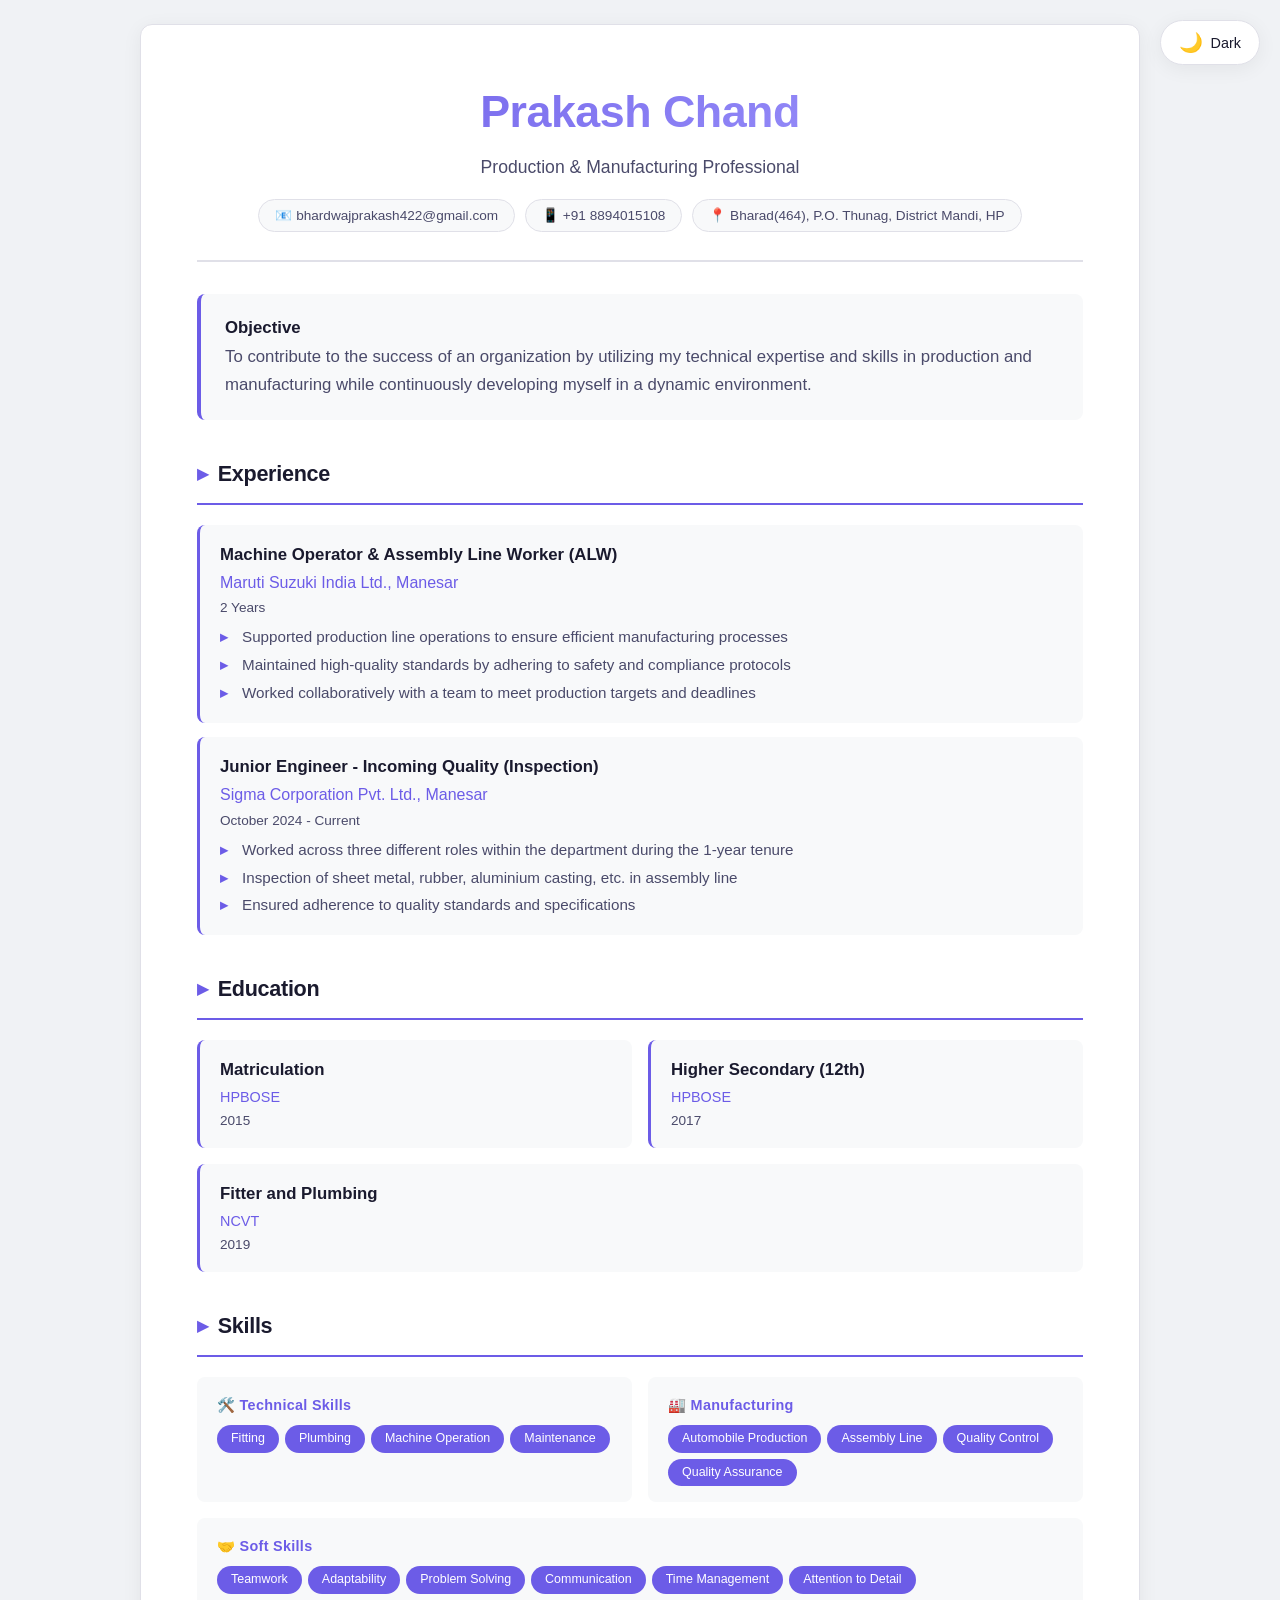
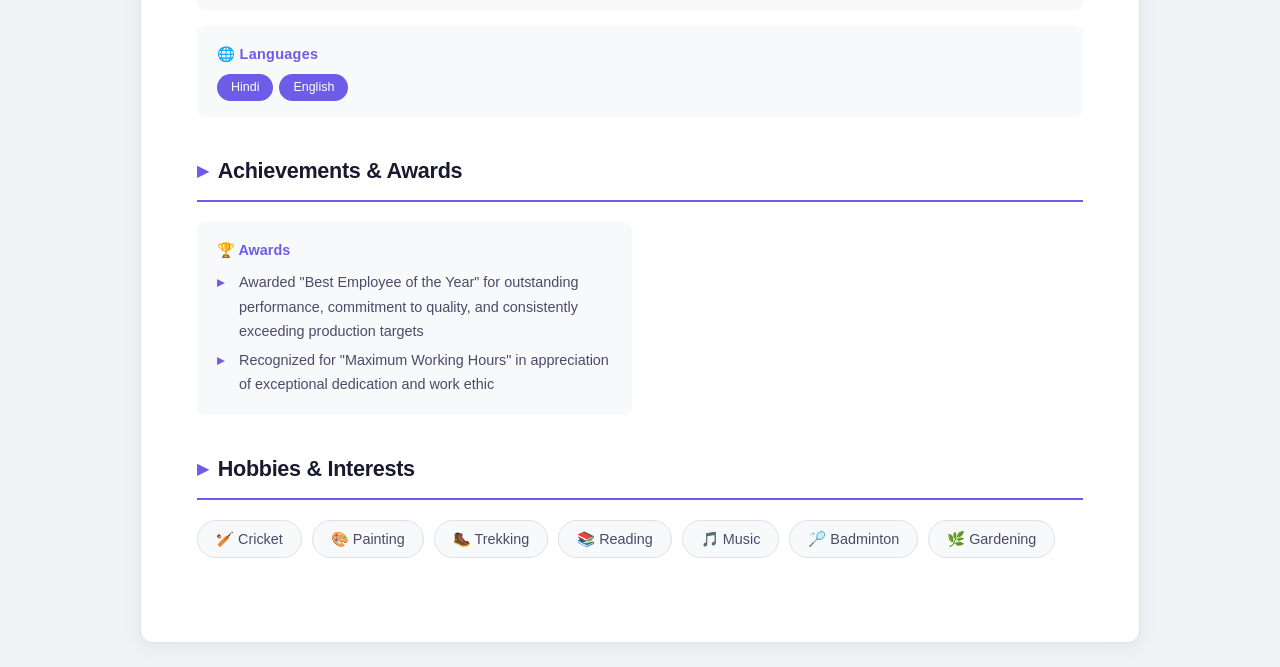
<file: prakash/index.html>
<!DOCTYPE html>
<html lang="en" data-theme="light">
<head>
    <meta charset="UTF-8">
    <meta name="viewport" content="width=device-width, initial-scale=1.0">
    <title>Prakash Chand - CV</title>
    <link rel="stylesheet" href="style.css">
</head>
<body>
    <!-- Theme Toggle -->
    <button class="theme-toggle" id="themeToggle">
        <span class="icon" id="themeIcon">🌙</span>
        <span id="themeLabel">Dark</span>
    </button>

    <div class="container">
        <!-- Header -->
        <div class="header">
            <h1>Prakash Chand</h1>
            <p class="subtitle">Production &amp; Manufacturing Professional</p>
            <div class="contact">
                <span>📧 bhardwajprakash422@gmail.com</span>
                <span>📱 +91 8894015108</span>
                <span>📍 Bharad(464), P.O. Thunag, District Mandi, HP</span>
            </div>
        </div>

        <!-- Objective -->
        <div class="objective">
            <strong>Objective</strong><br>
            To contribute to the success of an organization by utilizing my technical expertise and skills in production and manufacturing while continuously developing myself in a dynamic environment.
        </div>

        <!-- Experience -->
        <div class="section">
            <h2 class="section-title">Experience</h2>

            <div class="exp-item">
                <h3>Machine Operator &amp; Assembly Line Worker (ALW)</h3>
                <div class="org">Maruti Suzuki India Ltd., Manesar</div>
                <div class="duration">2 Years</div>
                <ul>
                    <li>Supported production line operations to ensure efficient manufacturing processes</li>
                    <li>Maintained high-quality standards by adhering to safety and compliance protocols</li>
                    <li>Worked collaboratively with a team to meet production targets and deadlines</li>
                </ul>
            </div>

            <div class="exp-item">
                <h3>Junior Engineer - Incoming Quality (Inspection)</h3>
                <div class="org">Sigma Corporation Pvt. Ltd., Manesar</div>
                <div class="duration">October 2024 - Current</div>
                <ul>
                    <li>Worked across three different roles within the department during the 1-year tenure</li>
                    <li>Inspection of sheet metal, rubber, aluminium casting, etc. in assembly line</li>
                    <li>Ensured adherence to quality standards and specifications</li>
                </ul>
            </div>
        </div>

        <!-- Education -->
        <div class="section">
            <h2 class="section-title">Education</h2>
            <div class="edu-grid">
                <div class="edu-item">
                    <h3>Matriculation</h3>
                    <div class="institute">HPBOSE</div>
                    <div class="year">2015</div>
                </div>
                <div class="edu-item">
                    <h3>Higher Secondary (12th)</h3>
                    <div class="institute">HPBOSE</div>
                    <div class="year">2017</div>
                </div>
                <div class="edu-item" style="grid-column: 1 / -1;">
                    <h3>Fitter and Plumbing</h3>
                    <div class="institute">NCVT</div>
                    <div class="year">2019</div>
                </div>
            </div>
        </div>

        <!-- Skills -->
        <div class="section">
            <h2 class="section-title">Skills</h2>
            <div class="skills-grid">
                <div class="skill-category">
                    <h4>🛠️ Technical Skills</h4>
                    <div class="skill-tags">
                        <span>Fitting</span>
                        <span>Plumbing</span>
                        <span>Machine Operation</span>
                        <span>Maintenance</span>
                    </div>
                </div>
                <div class="skill-category">
                    <h4>🏭 Manufacturing</h4>
                    <div class="skill-tags">
                        <span>Automobile Production</span>
                        <span>Assembly Line</span>
                        <span>Quality Control</span>
                        <span>Quality Assurance</span>
                    </div>
                </div>
                <div class="skill-category" style="grid-column: 1 / -1;">
                    <h4>🤝 Soft Skills</h4>
                    <div class="skill-tags">
                        <span>Teamwork</span>
                        <span>Adaptability</span>
                        <span>Problem Solving</span>
                        <span>Communication</span>
                        <span>Time Management</span>
                        <span>Attention to Detail</span>
                    </div>
                </div>
                <div class="skill-category" style="grid-column: 1 / -1;">
                    <h4>🌐 Languages</h4>
                    <div class="skill-tags">
                        <span>Hindi</span>
                        <span>English</span>
                    </div>
                </div>
            </div>
        </div>

        <!-- Achievements -->
        <div class="section">
            <h2 class="section-title">Achievements &amp; Awards</h2>
            <div class="achieve-grid">
                <div class="achieve-item">
                    <h4>🏆 Awards</h4>
                    <ul>
                        <li>Awarded "Best Employee of the Year" for outstanding performance, commitment to quality, and consistently exceeding production targets</li>
                        <li>Recognized for "Maximum Working Hours" in appreciation of exceptional dedication and work ethic</li>
                    </ul>
                </div>
            </div>
        </div>

        <!-- Hobbies -->
        <div class="section">
            <h2 class="section-title">Hobbies &amp; Interests</h2>
            <div class="hobbies">
                <span>🏏 Cricket</span>
                <span>🎨 Painting</span>
                <span>🥾 Trekking</span>
                <span>📚 Reading</span>
                <span>🎵 Music</span>
                <span>🏸 Badminton</span>
                <span>🌿 Gardening</span>
            </div>
        </div>
    </div>

    <!-- JavaScript -->
    <script>
        const themeToggle = document.getElementById('themeToggle');
        const themeIcon = document.getElementById('themeIcon');
        const themeLabel = document.getElementById('themeLabel');
        const htmlElement = document.documentElement;

        const savedTheme = localStorage.getItem('theme');
        if (savedTheme) {
            htmlElement.setAttribute('data-theme', savedTheme);
            updateButton(savedTheme);
        }

        themeToggle.addEventListener('click', () => {
            const currentTheme = htmlElement.getAttribute('data-theme');
            const newTheme = currentTheme === 'light' ? 'dark' : 'light';
            htmlElement.setAttribute('data-theme', newTheme);
            localStorage.setItem('theme', newTheme);
            updateButton(newTheme);
        });

        function updateButton(theme) {
            if (theme === 'dark') {
                themeIcon.textContent = '☀️';
                themeLabel.textContent = 'Light';
            } else {
                themeIcon.textContent = '🌙';
                themeLabel.textContent = 'Dark';
            }
        }
    </script>
</body>
</html>
</file>
<file: style.css>
/* ========================================
   ROOT VARIABLES & THEMES
   ======================================== */
:root {
    /* Light Theme */
    --bg-primary: #f0f2f5;
    --bg-card: #ffffff;
    --bg-section: #f8f9fa;
    --bg-hover: #f0f0f5;
    --text-primary: #1a1a2e;
    --text-secondary: #4a4a6a;
    --text-muted: #8888aa;
    --accent-color: #6c5ce7;
    --accent-hover: #5a4bd1;
    --accent-light: #a29bfe;
    --border-color: #e0e0e8;
    --shadow: 0 4px 20px rgba(0, 0, 0, 0.06);
    --shadow-hover: 0 8px 30px rgba(108, 92, 231, 0.12);
    --radius: 12px;
    --radius-sm: 8px;
    --transition: all 0.3s cubic-bezier(0.4, 0, 0.2, 1);
}

[data-theme="dark"] {
    /* Dark Theme */
    --bg-primary: #0a0a0f;
    --bg-card: #14141f;
    --bg-section: #1a1a2e;
    --bg-hover: #1f1f35;
    --text-primary: #e8e8f0;
    --text-secondary: #a0a0b8;
    --text-muted: #6a6a8a;
    --accent-color: #a29bfe;
    --accent-hover: #b8b2ff;
    --accent-light: #6c5ce7;
    --border-color: #2a2a40;
    --shadow: 0 4px 20px rgba(0, 0, 0, 0.3);
    --shadow-hover: 0 8px 30px rgba(162, 155, 254, 0.08);
}

/* ========================================
   BASE RESET
   ======================================== */
* {
    margin: 0;
    padding: 0;
    box-sizing: border-box;
}

body {
    font-family: -apple-system, BlinkMacSystemFont, 'Segoe UI', Roboto, Oxygen, Ubuntu, sans-serif;
    background: var(--bg-primary);
    color: var(--text-primary);
    line-height: 1.7;
    padding: 24px;
    min-height: 100vh;
    transition: var(--transition);
}

/* ========================================
   THEME TOGGLE
   ======================================== */
.theme-toggle {
    position: fixed;
    top: 20px;
    right: 20px;
    background: var(--bg-card);
    color: var(--text-primary);
    border: 1px solid var(--border-color);
    padding: 10px 18px;
    border-radius: 50px;
    cursor: pointer;
    font-size: 0.9rem;
    font-weight: 500;
    box-shadow: var(--shadow);
    z-index: 1000;
    display: flex;
    align-items: center;
    gap: 8px;
    transition: var(--transition);
    backdrop-filter: blur(10px);
}

.theme-toggle:hover {
    transform: scale(1.04);
    border-color: var(--accent-color);
    box-shadow: var(--shadow-hover);
}

.theme-toggle .icon {
    font-size: 1.2rem;
}

/* ========================================
   CONTAINER & LAYOUT
   ======================================== */
.container {
    max-width: 1000px;
    margin: 0 auto;
    background: var(--bg-card);
    padding: 48px 56px;
    border-radius: var(--radius);
    box-shadow: var(--shadow);
    border: 1px solid var(--border-color);
    transition: var(--transition);
}

/* ========================================
   HEADER
   ======================================== */
.header {
    text-align: center;
    padding-bottom: 28px;
    margin-bottom: 32px;
    border-bottom: 2px solid var(--border-color);
}

.header h1 {
    font-size: 2.8rem;
    font-weight: 700;
    letter-spacing: -0.5px;
    background: linear-gradient(135deg, var(--accent-color), var(--accent-light));
    -webkit-background-clip: text;
    -webkit-text-fill-color: transparent;
    background-clip: text;
    margin-bottom: 4px;
}

.header .subtitle {
    font-size: 1.1rem;
    color: var(--text-secondary);
    font-weight: 400;
    margin-bottom: 16px;
}

.contact {
    display: flex;
    justify-content: center;
    flex-wrap: wrap;
    gap: 10px;
}

.contact span {
    background: var(--bg-section);
    padding: 4px 16px;
    border-radius: 20px;
    font-size: 0.85rem;
    color: var(--text-secondary);
    border: 1px solid var(--border-color);
    transition: var(--transition);
}

.contact span:hover {
    border-color: var(--accent-color);
    background: var(--bg-hover);
}

.contact a {
    color: var(--accent-color);
    text-decoration: none;
    font-weight: 500;
}

.contact a:hover {
    color: var(--accent-hover);
    text-decoration: underline;
}

/* ========================================
   SECTIONS
   ======================================== */
.section {
    margin: 36px 0;
}

.section-title {
    font-size: 1.35rem;
    font-weight: 600;
    color: var(--text-primary);
    border-bottom: 2px solid var(--accent-color);
    padding-bottom: 10px;
    margin-bottom: 20px;
    display: flex;
    align-items: center;
    gap: 10px;
    letter-spacing: -0.3px;
}

.section-title::before {
    content: "▸";
    color: var(--accent-color);
    font-weight: 700;
}

/* ========================================
   OBJECTIVE
   ======================================== */
.objective {
    background: var(--bg-section);
    padding: 20px 24px;
    border-radius: var(--radius-sm);
    border-left: 4px solid var(--accent-color);
    color: var(--text-secondary);
    font-size: 1.05rem;
    margin-bottom: 28px;
    transition: var(--transition);
}

.objective strong {
    color: var(--text-primary);
}

/* ========================================
   EDUCATION GRID
   ======================================== */
.edu-grid {
    display: grid;
    grid-template-columns: 1fr 1fr;
    gap: 16px;
}

.edu-item {
    background: var(--bg-section);
    padding: 16px 20px;
    border-radius: var(--radius-sm);
    border-left: 3px solid var(--accent-color);
    transition: var(--transition);
}

.edu-item:hover {
    transform: translateX(4px);
    box-shadow: var(--shadow-hover);
}

.edu-item h3 {
    font-size: 1.05rem;
    font-weight: 600;
    color: var(--text-primary);
}

.edu-item .institute {
    color: var(--accent-color);
    font-weight: 500;
    font-size: 0.9rem;
}

.edu-item .year {
    color: var(--text-secondary);
    font-size: 0.85rem;
}

.edu-item .grade {
    display: inline-block;
    background: var(--accent-color);
    color: var(--bg-card);
    padding: 1px 12px;
    border-radius: 12px;
    font-size: 0.75rem;
    font-weight: 600;
}

.edu-item .rank {
    font-size: 0.8rem;
    color: var(--accent-color);
    margin-top: 2px;
}

/* ========================================
   SKILLS
   ======================================== */
.skills-grid {
    display: grid;
    grid-template-columns: 1fr 1fr;
    gap: 16px;
}

.skill-category {
    background: var(--bg-section);
    padding: 16px 20px;
    border-radius: var(--radius-sm);
    transition: var(--transition);
}

.skill-category:hover {
    box-shadow: var(--shadow-hover);
}

.skill-category h4 {
    color: var(--accent-color);
    font-size: 0.9rem;
    font-weight: 600;
    margin-bottom: 8px;
    letter-spacing: 0.3px;
}

.skill-tags {
    display: flex;
    flex-wrap: wrap;
    gap: 6px;
}

.skill-tags span {
    background: var(--accent-color);
    color: var(--bg-card);
    padding: 3px 14px;
    border-radius: 14px;
    font-size: 0.78rem;
    font-weight: 500;
    transition: var(--transition);
}

.skill-tags span:hover {
    transform: scale(1.05);
    box-shadow: 0 2px 12px rgba(108, 92, 231, 0.3);
}

/* ========================================
   PROJECTS
   ======================================== */
.project {
    background: var(--bg-section);
    padding: 20px 24px;
    border-radius: var(--radius-sm);
    margin-bottom: 16px;
    border-left: 3px solid var(--accent-color);
    transition: var(--transition);
}

.project:hover {
    transform: translateX(4px);
    box-shadow: var(--shadow-hover);
}

.project h3 {
    font-size: 1.05rem;
    font-weight: 600;
    color: var(--text-primary);
    margin-bottom: 2px;
}

.project .tech {
    color: var(--accent-color);
    font-size: 0.82rem;
    font-weight: 500;
    margin: 2px 0 8px 0;
}

.project ul {
    list-style: none;
    padding-left: 0;
}

.project ul li {
    padding: 2px 0 2px 22px;
    position: relative;
    color: var(--text-secondary);
    font-size: 0.95rem;
}

.project ul li::before {
    content: "▸";
    color: var(--accent-color);
    position: absolute;
    left: 0;
    font-weight: 700;
}

.project a {
    color: var(--accent-color);
    text-decoration: none;
    font-weight: 500;
}

.project a:hover {
    color: var(--accent-hover);
    text-decoration: underline;
}

/* ========================================
   EXPERIENCE
   ======================================== */
.exp-item {
    background: var(--bg-section);
    padding: 16px 20px;
    border-radius: var(--radius-sm);
    margin-bottom: 14px;
    border-left: 3px solid var(--accent-color);
    transition: var(--transition);
}

.exp-item:hover {
    transform: translateX(4px);
    box-shadow: var(--shadow-hover);
}

.exp-item h3 {
    font-size: 1.05rem;
    font-weight: 600;
    color: var(--text-primary);
}

.exp-item .org {
    color: var(--accent-color);
    font-weight: 500;
}

.exp-item .duration {
    color: var(--text-secondary);
    font-size: 0.85rem;
}

.exp-item ul {
    list-style: none;
    padding-left: 0;
    margin-top: 4px;
}

.exp-item ul li {
    padding: 1px 0 1px 22px;
    position: relative;
    color: var(--text-secondary);
    font-size: 0.95rem;
}

.exp-item ul li::before {
    content: "▸";
    color: var(--accent-color);
    position: absolute;
    left: 0;
    font-weight: 700;
}

/* ========================================
   ACHIEVEMENTS & ACTIVITIES
   ======================================== */
.achieve-grid {
    display: grid;
    grid-template-columns: 1fr 1fr;
    gap: 16px;
}

.achieve-item {
    background: var(--bg-section);
    padding: 16px 20px;
    border-radius: var(--radius-sm);
    transition: var(--transition);
}

.achieve-item:hover {
    box-shadow: var(--shadow-hover);
}

.achieve-item h4 {
    color: var(--accent-color);
    font-size: 0.9rem;
    font-weight: 600;
    margin-bottom: 6px;
}

.achieve-item ul {
    list-style: none;
    padding-left: 0;
}

.achieve-item ul li {
    padding: 2px 0 2px 22px;
    position: relative;
    color: var(--text-secondary);
    font-size: 0.9rem;
}

.achieve-item ul li::before {
    content: "▸";
    color: var(--accent-color);
    position: absolute;
    left: 0;
    font-weight: 700;
}

/* ========================================
   BACK LINK
   ======================================== */
.back-link {
    display: inline-block;
    margin-top: 32px;
    color: var(--accent-color);
    text-decoration: none;
    font-weight: 500;
    font-size: 0.95rem;
    transition: var(--transition);
}

.back-link:hover {
    color: var(--accent-hover);
    text-decoration: underline;
    transform: translateX(-4px);
}

/* ========================================
   RESPONSIVE
   ======================================== */
@media (max-width: 768px) {
    body { padding: 12px; }
    .container { padding: 24px; }
    .header h1 { font-size: 2rem; }
    .edu-grid { grid-template-columns: 1fr; }
    .skills-grid { grid-template-columns: 1fr; }
    .achieve-grid { grid-template-columns: 1fr; }
    .contact { flex-direction: column; align-items: center; }
    .theme-toggle { top: 12px; right: 12px; padding: 6px 14px; font-size: 0.8rem; }
    .theme-toggle span:not(.icon) { display: none; }
}

@media (max-width: 480px) {
    .container { padding: 16px; }
    .header h1 { font-size: 1.6rem; }
    .project { padding: 14px 16px; }
    .exp-item { padding: 12px 16px; }
    .edu-item { padding: 12px 16px; }
}
</file>
<file: prakash/style.css>
/* ========================================
   ROOT VARIABLES & THEMES
   ======================================== */
:root {
    /* Light Theme */
    --bg-primary: #f0f2f5;
    --bg-card: #ffffff;
    --bg-section: #f8f9fa;
    --bg-hover: #f0f0f5;
    --text-primary: #1a1a2e;
    --text-secondary: #4a4a6a;
    --text-muted: #8888aa;
    --accent-color: #6c5ce7;
    --accent-hover: #5a4bd1;
    --accent-light: #a29bfe;
    --border-color: #e0e0e8;
    --shadow: 0 4px 20px rgba(0, 0, 0, 0.06);
    --shadow-hover: 0 8px 30px rgba(108, 92, 231, 0.12);
    --radius: 12px;
    --radius-sm: 8px;
    --transition: all 0.3s cubic-bezier(0.4, 0, 0.2, 1);
}

[data-theme="dark"] {
    /* Dark Theme */
    --bg-primary: #0a0a0f;
    --bg-card: #14141f;
    --bg-section: #1a1a2e;
    --bg-hover: #1f1f35;
    --text-primary: #e8e8f0;
    --text-secondary: #a0a0b8;
    --text-muted: #6a6a8a;
    --accent-color: #a29bfe;
    --accent-hover: #b8b2ff;
    --accent-light: #6c5ce7;
    --border-color: #2a2a40;
    --shadow: 0 4px 20px rgba(0, 0, 0, 0.3);
    --shadow-hover: 0 8px 30px rgba(162, 155, 254, 0.08);
}

/* ========================================
   BASE RESET
   ======================================== */
* {
    margin: 0;
    padding: 0;
    box-sizing: border-box;
}

body {
    font-family: -apple-system, BlinkMacSystemFont, 'Segoe UI', Roboto, Oxygen, Ubuntu, sans-serif;
    background: var(--bg-primary);
    color: var(--text-primary);
    line-height: 1.7;
    padding: 24px;
    min-height: 100vh;
    transition: var(--transition);
}

/* ========================================
   THEME TOGGLE
   ======================================== */
.theme-toggle {
    position: fixed;
    top: 20px;
    right: 20px;
    background: var(--bg-card);
    color: var(--text-primary);
    border: 1px solid var(--border-color);
    padding: 10px 18px;
    border-radius: 50px;
    cursor: pointer;
    font-size: 0.9rem;
    font-weight: 500;
    box-shadow: var(--shadow);
    z-index: 1000;
    display: flex;
    align-items: center;
    gap: 8px;
    transition: var(--transition);
    backdrop-filter: blur(10px);
}

.theme-toggle:hover {
    transform: scale(1.04);
    border-color: var(--accent-color);
    box-shadow: var(--shadow-hover);
}

.theme-toggle .icon {
    font-size: 1.2rem;
}

/* ========================================
   CONTAINER & LAYOUT
   ======================================== */
.container {
    max-width: 1000px;
    margin: 0 auto;
    background: var(--bg-card);
    padding: 48px 56px;
    border-radius: var(--radius);
    box-shadow: var(--shadow);
    border: 1px solid var(--border-color);
    transition: var(--transition);
}

/* ========================================
   HEADER
   ======================================== */
.header {
    text-align: center;
    padding-bottom: 28px;
    margin-bottom: 32px;
    border-bottom: 2px solid var(--border-color);
}

.header h1 {
    font-size: 2.8rem;
    font-weight: 700;
    letter-spacing: -0.5px;
    background: linear-gradient(135deg, var(--accent-color), var(--accent-light));
    -webkit-background-clip: text;
    -webkit-text-fill-color: transparent;
    background-clip: text;
    margin-bottom: 4px;
}

.header .subtitle {
    font-size: 1.1rem;
    color: var(--text-secondary);
    font-weight: 400;
    margin-bottom: 16px;
}

.contact {
    display: flex;
    justify-content: center;
    flex-wrap: wrap;
    gap: 10px;
}

.contact span {
    background: var(--bg-section);
    padding: 4px 16px;
    border-radius: 20px;
    font-size: 0.85rem;
    color: var(--text-secondary);
    border: 1px solid var(--border-color);
    transition: var(--transition);
}

.contact span:hover {
    border-color: var(--accent-color);
    background: var(--bg-hover);
}

/* ========================================
   SECTIONS
   ======================================== */
.section {
    margin: 36px 0;
}

.section-title {
    font-size: 1.35rem;
    font-weight: 600;
    color: var(--text-primary);
    border-bottom: 2px solid var(--accent-color);
    padding-bottom: 10px;
    margin-bottom: 20px;
    display: flex;
    align-items: center;
    gap: 10px;
    letter-spacing: -0.3px;
}

.section-title::before {
    content: "▸";
    color: var(--accent-color);
    font-weight: 700;
}

/* ========================================
   OBJECTIVE
   ======================================== */
.objective {
    background: var(--bg-section);
    padding: 20px 24px;
    border-radius: var(--radius-sm);
    border-left: 4px solid var(--accent-color);
    color: var(--text-secondary);
    font-size: 1.05rem;
    margin-bottom: 28px;
    transition: var(--transition);
}

.objective strong {
    color: var(--text-primary);
}

/* ========================================
   EDUCATION GRID
   ======================================== */
.edu-grid {
    display: grid;
    grid-template-columns: 1fr 1fr;
    gap: 16px;
}

.edu-item {
    background: var(--bg-section);
    padding: 16px 20px;
    border-radius: var(--radius-sm);
    border-left: 3px solid var(--accent-color);
    transition: var(--transition);
}

.edu-item:hover {
    transform: translateX(4px);
    box-shadow: var(--shadow-hover);
}

.edu-item h3 {
    font-size: 1.05rem;
    font-weight: 600;
    color: var(--text-primary);
}

.edu-item .institute {
    color: var(--accent-color);
    font-weight: 500;
    font-size: 0.9rem;
}

.edu-item .year {
    color: var(--text-secondary);
    font-size: 0.85rem;
}

/* ========================================
   SKILLS
   ======================================== */
.skills-grid {
    display: grid;
    grid-template-columns: 1fr 1fr;
    gap: 16px;
}

.skill-category {
    background: var(--bg-section);
    padding: 16px 20px;
    border-radius: var(--radius-sm);
    transition: var(--transition);
}

.skill-category:hover {
    box-shadow: var(--shadow-hover);
}

.skill-category h4 {
    color: var(--accent-color);
    font-size: 0.9rem;
    font-weight: 600;
    margin-bottom: 8px;
    letter-spacing: 0.3px;
}

.skill-tags {
    display: flex;
    flex-wrap: wrap;
    gap: 6px;
}

.skill-tags span {
    background: var(--accent-color);
    color: var(--bg-card);
    padding: 3px 14px;
    border-radius: 14px;
    font-size: 0.78rem;
    font-weight: 500;
    transition: var(--transition);
}

.skill-tags span:hover {
    transform: scale(1.05);
    box-shadow: 0 2px 12px rgba(108, 92, 231, 0.3);
}

/* ========================================
   EXPERIENCE
   ======================================== */
.exp-item {
    background: var(--bg-section);
    padding: 16px 20px;
    border-radius: var(--radius-sm);
    margin-bottom: 14px;
    border-left: 3px solid var(--accent-color);
    transition: var(--transition);
}

.exp-item:hover {
    transform: translateX(4px);
    box-shadow: var(--shadow-hover);
}

.exp-item h3 {
    font-size: 1.05rem;
    font-weight: 600;
    color: var(--text-primary);
}

.exp-item .org {
    color: var(--accent-color);
    font-weight: 500;
}

.exp-item .duration {
    color: var(--text-secondary);
    font-size: 0.85rem;
}

.exp-item ul {
    list-style: none;
    padding-left: 0;
    margin-top: 4px;
}

.exp-item ul li {
    padding: 1px 0 1px 22px;
    position: relative;
    color: var(--text-secondary);
    font-size: 0.95rem;
}

.exp-item ul li::before {
    content: "▸";
    color: var(--accent-color);
    position: absolute;
    left: 0;
    font-weight: 700;
}

/* ========================================
   ACHIEVEMENTS
   ======================================== */
.achieve-grid {
    display: grid;
    grid-template-columns: 1fr 1fr;
    gap: 16px;
}

.achieve-item {
    background: var(--bg-section);
    padding: 16px 20px;
    border-radius: var(--radius-sm);
    transition: var(--transition);
}

.achieve-item:hover {
    box-shadow: var(--shadow-hover);
}

.achieve-item h4 {
    color: var(--accent-color);
    font-size: 0.9rem;
    font-weight: 600;
    margin-bottom: 6px;
}

.achieve-item ul {
    list-style: none;
    padding-left: 0;
}

.achieve-item ul li {
    padding: 2px 0 2px 22px;
    position: relative;
    color: var(--text-secondary);
    font-size: 0.9rem;
}

.achieve-item ul li::before {
    content: "▸";
    color: var(--accent-color);
    position: absolute;
    left: 0;
    font-weight: 700;
}

/* ========================================
   HOBBIES
   ======================================== */
.hobbies {
    display: flex;
    flex-wrap: wrap;
    gap: 10px;
    margin-top: 8px;
}

.hobbies span {
    background: var(--bg-section);
    padding: 6px 18px;
    border-radius: 20px;
    font-size: 0.9rem;
    color: var(--text-secondary);
    border: 1px solid var(--border-color);
    transition: var(--transition);
}

.hobbies span:hover {
    border-color: var(--accent-color);
    background: var(--bg-hover);
}

/* ========================================
   RESPONSIVE
   ======================================== */
@media (max-width: 768px) {
    body { padding: 12px; }
    .container { padding: 24px; }
    .header h1 { font-size: 2rem; }
    .edu-grid { grid-template-columns: 1fr; }
    .skills-grid { grid-template-columns: 1fr; }
    .achieve-grid { grid-template-columns: 1fr; }
    .contact { flex-direction: column; align-items: center; }
    .theme-toggle { top: 12px; right: 12px; padding: 6px 14px; font-size: 0.8rem; }
    .theme-toggle span:not(.icon) { display: none; }
}

@media (max-width: 480px) {
    .container { padding: 16px; }
    .header h1 { font-size: 1.6rem; }
    .exp-item { padding: 12px 16px; }
    .edu-item { padding: 12px 16px; }
}
</file>
